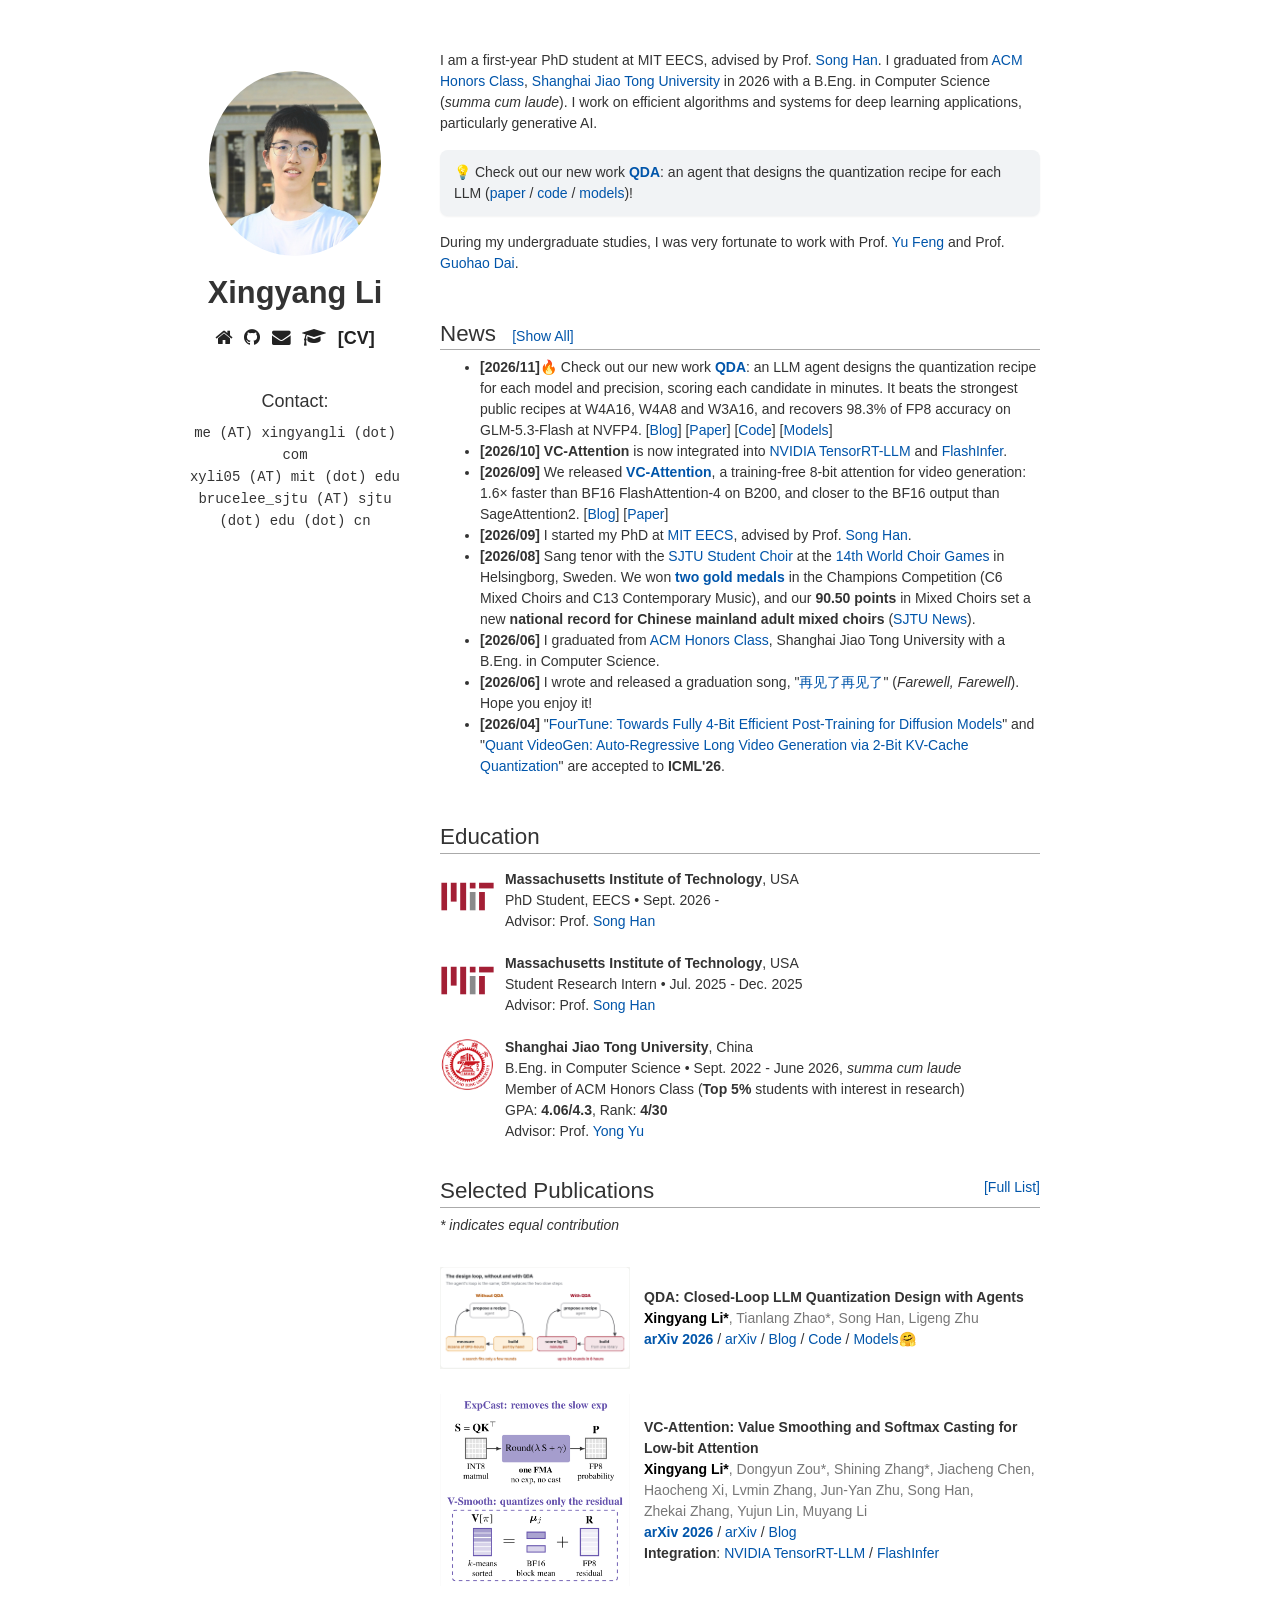
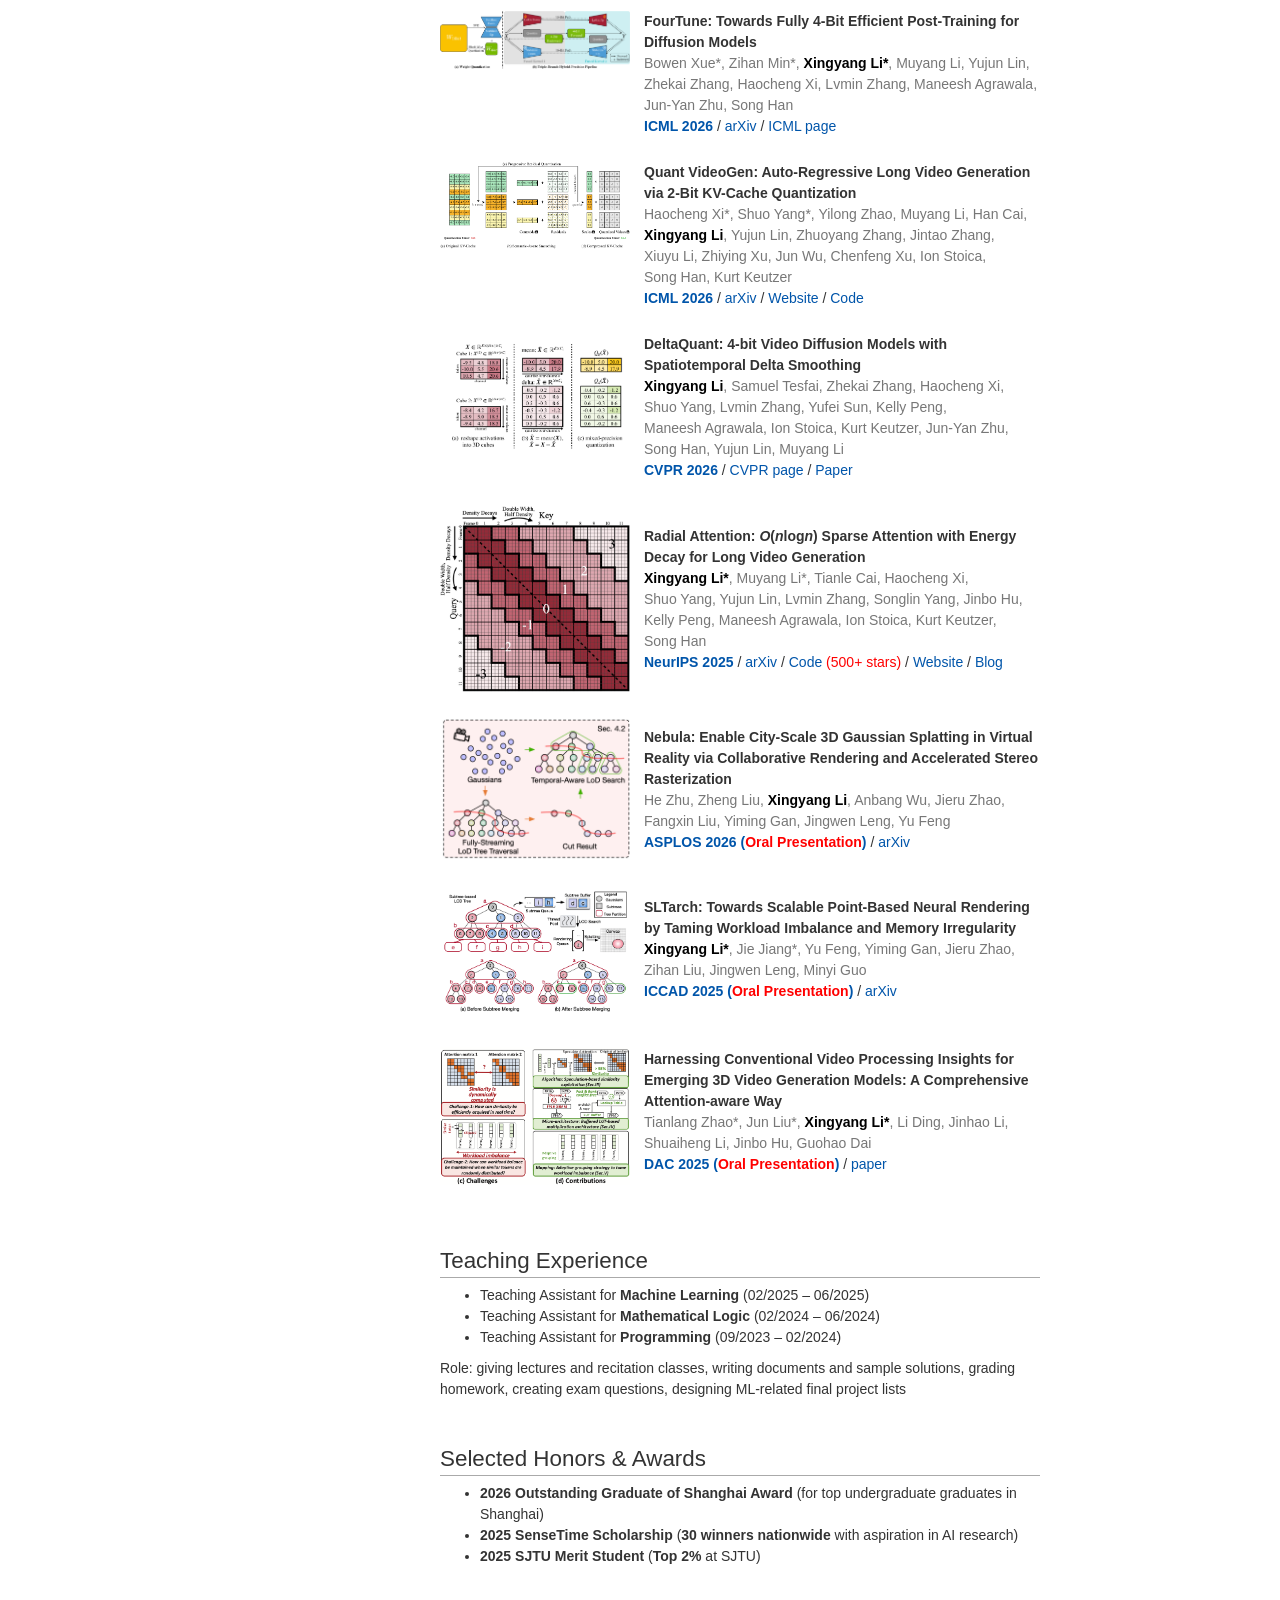
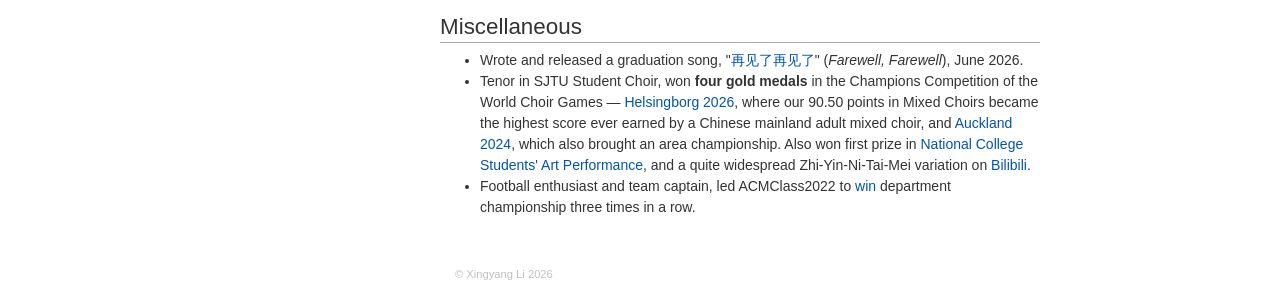
<file: index.html>
<!doctype html>
<html>
  <head>
    <!-- Global Site Tag (gtag.js) - Google Analytics -->
    <script async src="https://www.googletagmanager.com/gtag/js?id=UA-106869316-1"></script>
    <script>
      window.dataLayer = window.dataLayer || [];
      function gtag(){dataLayer.push(arguments)};
      gtag('js', new Date());

      gtag('config', 'UA-106869316-1');
    </script>

    <!-- Disable cache -->
    <meta http-equiv='cache-control' content='no-cache'> 
    <meta http-equiv='expires' content='0'> 
    <meta http-equiv='pragma' content='no-cache'>

    <meta charset="utf-8">
    <meta http-equiv="X-UA-Compatible" content="chrome=1">
    <title>Xingyang Li's Homepage</title>
    <link rel="canonical" href="https://xingyangli.com/">

    <link rel="icon" type="image/png" href="./images/ACMClass.png">
    <link rel="stylesheet" href="stylesheets/styles.css">
    <link rel="stylesheet" href="stylesheets/pygment_trac.css">
    <link rel="stylesheet" href="stylesheets/bootstrap.min.css">
    <link rel="stylesheet" href="stylesheets/font-awesome.min.css">

    <link rel="stylesheet" href="stylesheets/special.css">
    <style>
      /* Match https://www.linji.me typography and spacing */
      body {
        font-family: "lucida grande", "lucida sans unicode", lucida, "Helvetica Neue", Helvetica, Arial, sans-serif !important;
        font-size: 14px !important;
        line-height: 1.5 !important;
        padding: 50px !important;
      }

      h1 {
        font-family: "lucida grande", "lucida sans unicode", lucida, "Helvetica Neue", Helvetica, Arial, sans-serif !important;
        font-size: 250% !important;
      }

      h2 {
        font-size: 160% !important;
      }

      h3 {
        font-size: 110% !important;
      }

      .wrapper {
        width: 800px !important;
        max-width: none !important;
        margin: 0 auto !important;
      }

      header {
        width: 230px !important;
        float: left !important;
        position: fixed !important;
        transform: translateX(-60px) !important;
        padding-right: 0 !important;
      }

      section {
        width: 600px !important;
        float: right !important;
        box-sizing: border-box !important;
        padding-left: 0 !important;
        margin-left: 0 !important;
      }

      @media print, screen and (max-width: 1100px) {
        div.wrapper {
          width: auto !important;
          max-width: 760px !important;
          margin: 0 auto !important;
        }

        header,
        section,
        footer {
          float: none !important;
          position: static !important;
          width: 100% !important;
          max-width: 760px !important;
          margin-left: auto !important;
          margin-right: auto !important;
        }

        header {
          transform: none !important;
          padding-right: 0 !important;
          text-align: center !important;
          margin-bottom: 20px !important;
        }

        header h1,
        header h4,
        header p,
        header div {
          text-align: center !important;
        }

        header .image.avatar {
          display: block !important;
          margin: 0 auto 16px auto !important;
        }

        header .image.avatar img {
          display: block !important;
          width: 180px !important;
          max-width: 55vw !important;
          margin: 0 auto !important;
        }

        section {
          padding-left: 0 !important;
          margin: 0 !important;
        }
      }

      @media print, screen and (max-width: 480px) {
        body {
          padding: 15px !important;
        }
      }
    </style>


    <meta name="viewport" content="width=device-width">
    
    <!--[if lt IE 9]>
    <script src="//html5shiv.googlecode.com/svn/trunk/html5.js"></script>
    <![endif]-->

  </head>

  <body>
    <div class="wrapper">
      <header>
        <br />
        <div align="center">
            <span class="image avatar" >
    		  <img src="images/self-202509.jpg" ></img>
            </span>
        </div>
        <h1><b>Xingyang Li</b></h1>

        <p>
            <a href="https://xingyangli.com"><font color="#222"><i class="fa fa-home fa-lg"></i></font></a> &nbsp
            <a href="https://github.com/radioheading"><font color="#222"><i class="fa fa-github fa-lg"></i> </font></a> &nbsp
            <a href="mailto:me@xingyangli.com"><font color="#222"><i class="fa fa-envelope fa-lg"></i> </font></a> &nbsp
            <a href="https://scholar.google.com/citations?user=BbEZr2gAAAAJ&hl=en"><font color="#222"><i class="fa fa-graduation-cap fa-lg"></i> </font></a> &nbsp
            <a href="files/xingyangli_CV.pdf"><font color="#222" style="font-size: 18px; vertical-align: middle;"><b>[CV]</b></font></a>
        </p>
        <br />

        <h4>Contact:</h4>
        <p>
            <div><font face="courier">me (AT) xingyangli (dot) com </font> </div>
            <div><font face="courier">xyli05 (AT) mit (dot) edu </font> </div>
            <div><font face="courier">brucelee_sjtu (AT) sjtu (dot) edu (dot) cn </font> </div>
        </p>

        
      </header>


      <section class="outer">
      		<!-- About Me -->
      		<section  id="about">
	    	    <!-- <h2>About Me</h2> -->
                    <p>I am a first-year PhD student at MIT EECS, advised by Prof. <a href="https://songhan.mit.edu/">Song Han</a>. I graduated from <a href="https://acm.sjtu.edu.cn">ACM Honors Class</a>, <a href="https://www.sjtu.edu.cn/">Shanghai Jiao Tong University</a> in 2026 with a B.Eng. in Computer Science (<i>summa cum laude</i>). I work on efficient algorithms and systems for deep learning applications, particularly generative AI.</p>

                    <div class="callout"><span>💡 Check out our new work <a href="https://mit-han-lab.github.io/qda-blog/"><b>QDA</b></a>: an agent that designs the quantization recipe for each LLM (<a href="https://arxiv.org/abs/2611.23388">paper</a> / <a href="https://github.com/humanfia/qda">code</a>&nbsp;/ <a href="https://huggingface.co/qda-lab">models</a>)!</span></div>

	    			<p>During my undergraduate studies, I was very fortunate to work with Prof. <a href="https://yufenguofr.github.io">Yu Feng</a> and Prof. <a href="https://dai.sjtu.edu.cn/pepledetail.html?id=218">Guohao Dai</a>.</p>

				</section>

            <!-- News -->
            <section id="news">
                <h2>News
                    <span id="news-toggle" style="cursor: pointer; font-size: 14px; color: #0055AA; margin-left: 10px;">[Show All]</span>
                </h2>
                <ul id="news-list">
                    <li><b>[2026/11]</b>🔥 Check out our new work <a href="https://mit-han-lab.github.io/qda-blog/"><b>QDA</b></a>: an LLM agent designs the quantization recipe for each model and precision, scoring each candidate in minutes. It beats the strongest public recipes at W4A16, W4A8 and W3A16, and recovers 98.3% of FP8 accuracy on GLM-5.3-Flash at NVFP4. [<a href="https://mit-han-lab.github.io/qda-blog/">Blog</a>] [<a href="https://arxiv.org/abs/2611.23388">Paper</a>] [<a href="https://github.com/humanfia/qda">Code</a>] [<a href="https://huggingface.co/qda-lab">Models</a>]</li>
                    <li><b>[2026/10]</b> <b>VC-Attention</b> is now integrated into <a href="https://github.com/NVIDIA/TensorRT-LLM/pull/20068">NVIDIA TensorRT-LLM</a> and <a href="https://github.com/flashinfer-ai/flashinfer/pull/6306">FlashInfer</a>.</li>
                    <li><b>[2026/09]</b> We released <a href="https://www.nunchux.ai/blog/attention-is-the-video-bottleneck"><b>VC-Attention</b></a>, a training-free 8-bit attention for video generation: 1.6&times; faster than BF16 FlashAttention-4 on B200, and closer to the BF16 output than SageAttention2. [<a href="https://www.nunchux.ai/blog/attention-is-the-video-bottleneck">Blog</a>] [<a href="https://arxiv.org/abs/2609.15810">Paper</a>]</li>
                    <li><b>[2026/09]</b> I started my PhD at <a href="https://www.eecs.mit.edu/">MIT EECS</a>, advised by Prof. <a href="https://songhan.mit.edu/">Song Han</a>.</li>
                    <li><b>[2026/08]</b> Sang tenor with the <a href="https://en.sjtu.edu.cn/">SJTU Student Choir</a> at the <a href="https://www.interkultur.com/events/world-choir-games/helsingborg-2026/">14th World Choir Games</a> in Helsingborg, Sweden. We won <a href="images/helsingborg2026.jpg"><b>two gold medals</b></a> in the Champions Competition (C6 Mixed Choirs and C13 Contemporary Music), and our <b>90.50 points</b> in Mixed Choirs set a new <b>national record for Chinese mainland adult mixed choirs</b> (<a href="https://mp.weixin.qq.com/s/PToCTYjrX6-wuNe_fTfdWA">SJTU News</a>).</li>
                    <li><b>[2026/06]</b> I graduated from <a href="https://acm.sjtu.edu.cn">ACM Honors Class</a>, Shanghai Jiao Tong University with a B.Eng. in Computer Science.</li>
                    <li><b>[2026/06]</b> I wrote and released a graduation song, "<a href="https://163cn.tv/baG4St07">再见了再见了</a>" (<i>Farewell, Farewell</i>). Hope you enjoy it!</li>
                    <li><b>[2026/04]</b> "<a href="https://arxiv.org/abs/2607.05711">FourTune: Towards Fully 4-Bit Efficient Post-Training for Diffusion Models</a>" and "<a href="https://arxiv.org/abs/2602.02958">Quant VideoGen: Auto-Regressive Long Video Generation via 2-Bit KV-Cache Quantization</a>" are accepted to <b>ICML'26</b>.</li>
                    <li class="news-hidden" style="display: none;"><b>[2025/11]</b> "<a href="https://arxiv.org/abs/2512.20495">Nebula: Enable City-Scale 3D Gaussian Splatting in Virtual Reality via Collaborative Rendering and Accelerated Stereo Rasterization</a>" is accepted to <b>ASPLOS'26</b> as an oral presentation.</li>
                    <li class="news-hidden" style="display: none;"><b>[2025/10]</b> I gave a <a href="images/HarvardTalk.jpg">talk about sparse attention and quantization algorithms for diffusion models</a> at Harvard SEAS, hosted by Prof. <a href="https://junchengyang.com">Juncheng Yang</a>.</li>
                    <li class="news-hidden" style="display: none;"><b>[2025/09]</b> "<a href="https://arxiv.org/abs/2506.19852">Radial Attention: <i>O</i>(<i>n</i>log<i>n</i>) Sparse Attention with Energy Decay for Long Video Generation</a>" is accepted to <b>NeurIPS'25</b>.</li>
                    <li class="news-hidden" style="display: none;"><b>[2025/09]</b> I gave a <a href="images/UWTalk.jpg">talk about Radial Attention and Nunchaku</a> at UW Systems Lab, hosted by Prof. <a href="https://homes.cs.washington.edu/~baris/">Baris Kasikci</a>.</li>
                    <li class="news-hidden" style="display: none;"><b>[2025/07]</b> I started my on-site research internship at <a href="https://hanlab.mit.edu/">MIT HAN Lab</a> in <a href="https://mit.edu/">MIT</a>. Feel free to reach out!</li>
                    <li class="news-hidden" style="display: none;"><b>[2025/07]</b> "<a href="https://arxiv.org/abs/2507.21499">SLTarch: Towards Scalable Point-Based Neural Rendering by Taming Workload Imbalance and Memory Irregularity</a>" is accepted to <b>ICCAD'25</b>.</li>
                    <li class="news-hidden" style="display: none;"><b>[2025/04]</b> "Our final paper of the course Computer Vision <a href="https://arxiv.org/abs/2501.15058">KETA: Kinematic-Phrases-Enhanced Text-to-Motion Generation via Fine-grained Alignment</a>" is accepted to <b>IJCNN'25</b>.</li>
                    <li class="news-hidden" style="display: none;"><b>[2025/02]</b> "<a href="https://dai.sjtu.edu.cn/my_file/pdf/64e0dc2d-66d6-46b6-9ea1-99c90e1cf293.pdf">Harnessing Conventional Video Processing Insights for Emerging 3D Video Generation Models: A Comprehensive Attention-aware Way</a>" is accepted to <b>DAC'25</b>.</li>
                    <li class="news-hidden" style="display: none;"><b>[2025/02]</b> I became the teaching assistant of the course <b>Machine Learning</b> (CS3308@SJTU, 2025 Spring), taught by Prof. Weinan Zhang.</li>
                    <li class="news-hidden" style="display: none;"><b>[2024/07]</b> Sang with SJTU Student Choir in <b>World Choir Games 2024</b> in Auckland, New Zealand. We earned <b>two gold medals</b> and one area championship!</li>
                    <li class="news-hidden" style="display: none;"><b>[2024/02]</b> I became the teaching assistant of the course <b>Mathematical Logic</b> (CS2950@SJTU, 2024 Spring), taught by Prof. Qiang Yin.</li>
                    <li class="news-hidden" style="display: none;"><b>[2023/09]</b> I became the teaching assistant of the course <b>Programming</b> (CS1953@SJTU, 2023 Fall).</li>
                    <li class="news-hidden" style="display: none;"><b>[2022/08]</b> I was admitted to <b>ACM Honors Class</b>, Zhiyuan College, Shanghai Jiao Tong University.</li>
                </ul>
            </section>
			
			<!-- Education -->
			<section  id="education">
	            <h2>Education</h2>
	            <div class="media">
                    <table width="100%" align="center" border="0">
                        <span class="pull-left"><img src="./images/mit.png" width="55px" height="55px"/></span>
                        <div class="media-body">
                            <div><span style="font-weight: bold">Massachusetts Institute of Technology</span>, USA </div>
                            <div>PhD Student, EECS &bull; Sept. 2026 - </div>
                            <div>Advisor: Prof. <a href="https://songhan.mit.edu/">Song Han</a></div>
                        </div>
                    </table>
                    <br>
                    <table width="100%" align="center" border="0">
    	                <span class="pull-left"><img src="./images/mit.png" width="55px" height="55px"/></span>
                        <div class="media-body">
                            <div><span style="font-weight: bold">Massachusetts Institute of Technology</span>, USA </div>
                            <div>Student Research Intern &bull; Jul. 2025 - Dec. 2025 </div>
                            <div>Advisor: Prof. <a href="https://songhan.mit.edu/">Song Han</a></div>
                        </div>
                    </table>
                    <br>
                    <table width="100%" align="center" border="0">
    	                <span class="pull-left"><img src="./images/sjtu.png" width="55px" height="55px"/></span>
    	                <div class="media-body">
    	                    <div><span style="font-weight: bold">Shanghai Jiao Tong University</span>, China </div>
    	                    <div>B.Eng. in Computer Science &bull; Sept. 2022 - June 2026, <i>summa cum laude</i></div>
                            <div>Member of ACM Honors Class (<b>Top 5%</b> students with interest in research)</div>
                            <div>GPA: <b>4.06/4.3</b>, Rank: <b>4/30</b></div>
                            <div>Advisor: Prof. <a href="https://apex.sjtu.edu.cn/members/yyu">Yong Yu</a></div>
    	                </div>
                    </table>
	            </div>
        	</section>
			
            <!-- Research -->
            <section  id="research">
	            <h2>Selected Publications <span style="float:right; font-size: 14px;"><a href="https://scholar.google.com/citations?user=BbEZr2gAAAAJ&hl=en">[Full List]</a></span></h2>
                <p><i>* indicates equal contribution</i></p>

                <br>  <!--some padding-->

                <!-- QDA -->
                <section class="pub">
                    <table width="100%" align="center" border="0">
                        <tr>
                            <td width="34%" valign="top">
                                <a href="https://mit-han-lab.github.io/qda-blog/" class="image"><img src="images/qda-design-loop.png" width="93%" alt="QDA design loop"></a>
                            </td>
                            <td width="66%" align="center">
                                <div class="title">QDA: Closed-Loop LLM Quantization Design with Agents</div>
                                <div class="authors">
                                  <span class="me">Xingyang Li*</span>,
                                  <span class="author">Tianlang Zhao*</span>,
                                  <span class="author">Song Han</span>,
                                  <span class="author">Ligeng Zhu</span>
                                </div>
                                <div>
                                    <span class="tag"><b>arXiv 2026</b></span> /
                                    <span class="tag"><a href="https://arxiv.org/abs/2611.23388">arXiv</a></span> /
                                    <span class="tag"><a href="https://mit-han-lab.github.io/qda-blog/">Blog</a></span> /
                                    <span class="tag"><a href="https://github.com/humanfia/qda">Code</a></span> /
                                    <span class="tag"><a href="https://huggingface.co/qda-lab">Models🤗</a></span>
                                </div>
                            </td>
                        </tr>
                    </table>
                </section>

                <!-- VC-Attention -->
                <section class="pub">
                    <table width="100%" align="center" border="0">
                        <tr>
                            <td width="34%" valign="top">
                                <a href="https://arxiv.org/abs/2609.15810" class="image"><img src="images/vc-attention-overview.png" width="93%" alt="VC-Attention overview"></a>
                            </td>
                            <td width="66%" align="center">
                                <div class="title">VC-Attention: Value Smoothing and Softmax Casting for Low-bit Attention</div>
                                <div class="authors">
                                  <span class="me">Xingyang Li*</span>,
                                  <span class="author">Dongyun Zou*</span>,
                                  <span class="author">Shining Zhang*</span>,
                                  <span class="author">Jiacheng Chen</span>,
                                  <span class="author">Haocheng Xi</span>,
                                  <span class="author">Lvmin Zhang</span>,
                                  <span class="author">Jun-Yan Zhu</span>,
                                  <span class="author">Song Han</span>,
                                  <span class="author">Zhekai Zhang</span>,
                                  <span class="author">Yujun Lin</span>,
                                  <span class="author">Muyang Li</span>
                                </div>
                                <div>
                                    <span class="tag"><b>arXiv 2026</b></span> /
                                    <span class="tag"><a href="https://arxiv.org/abs/2609.15810">arXiv</a></span> /
                                    <span class="tag"><a href="https://www.nunchux.ai/blog/attention-is-the-video-bottleneck">Blog</a></span>
                                </div>
                                <div>
                                    <b>Integration</b>:
                                    <a href="https://github.com/NVIDIA/TensorRT-LLM/pull/20068">NVIDIA TensorRT-LLM</a> /
                                    <a href="https://github.com/flashinfer-ai/flashinfer/pull/6306">FlashInfer</a>
                                </div>
                            </td>
                        </tr>
                    </table>
                </section>

                <!-- FourTune -->
                <section class="pub">
                    <table width="100%" align="center" border="0">
                        <tr>
                            <td width="34%" valign="top">
                                <a href="https://arxiv.org/abs/2607.05711" class="image"><img src="images/fourtune-fig1.png" width="93%" alt="FourTune Figure 1"></a>
                            </td>
                            <td width="66%" align="center">
                                <div class="title">FourTune: Towards Fully 4-Bit Efficient Post-Training for Diffusion Models</div>
                                <div class="authors">
                                  <span class="author">Bowen Xue*</span>,
                                  <span class="author">Zihan Min*</span>,
                                  <span class="me">Xingyang Li*</span>,
                                  <span class="author">Muyang Li</span>,
                                  <span class="author">Yujun Lin</span>,
                                  <span class="author">Zhekai Zhang</span>,
                                  <span class="author">Haocheng Xi</span>,
                                  <span class="author">Lvmin Zhang</span>,
                                  <span class="author">Maneesh Agrawala</span>,
                                  <span class="author">Jun-Yan Zhu</span>,
                                  <span class="author">Song Han</span>
                                </div>
                                <div>
                                    <span class="tag"><b>ICML 2026</b></span> /
                                    <span class="tag"><a href="https://arxiv.org/abs/2607.05711">arXiv</a></span> /
                                    <span class="tag"><a href="https://icml.cc/virtual/2026/poster/64004">ICML page</a></span>
                                </div>
                            </td>
                        </tr>
                    </table>
                </section>

                <!-- Quant VideoGen -->
                <section class="pub">
                    <table width="100%" align="center" border="0">
                        <tr>
                            <td width="34%" valign="top">
                                <a href="https://arxiv.org/abs/2602.02958" class="image"><img src="images/quant-videogen-fig4.png" width="93%" alt="Quant VideoGen Figure 4"></a>
                            </td>
                            <td width="66%" align="center">
                                <div class="title">Quant VideoGen: Auto-Regressive Long Video Generation via 2-Bit KV-Cache Quantization</div>
                                <div class="authors">
                                  <span class="author">Haocheng Xi*</span>,
                                  <span class="author">Shuo Yang*</span>,
                                  <span class="author">Yilong Zhao</span>,
                                  <span class="author">Muyang Li</span>,
                                  <span class="author">Han Cai</span>,
                                  <span class="me">Xingyang Li</span>,
                                  <span class="author">Yujun Lin</span>,
                                  <span class="author">Zhuoyang Zhang</span>,
                                  <span class="author">Jintao Zhang</span>,
                                  <span class="author">Xiuyu Li</span>,
                                  <span class="author">Zhiying Xu</span>,
                                  <span class="author">Jun Wu</span>,
                                  <span class="author">Chenfeng Xu</span>,
                                  <span class="author">Ion Stoica</span>,
                                  <span class="author">Song Han</span>,
                                  <span class="author">Kurt Keutzer</span>
                                </div>
                                <div>
                                    <span class="tag"><b>ICML 2026</b></span> /
                                    <span class="tag"><a href="https://arxiv.org/abs/2602.02958">arXiv</a></span> /
                                    <span class="tag"><a href="https://svg-project.github.io/qvg">Website</a></span> /
                                    <span class="tag"><a href="https://github.com/svg-project/Quant-VideoGen">Code</a></span>
                                </div>
                            </td>
                        </tr>
                    </table>
                </section>

                <!-- DeltaQuant -->
                <section class="pub">
                    <table width="100%" align="center" border="0">
                        <tr>
                            <td width="34%" valign="top">
                                <a href="https://openaccess.thecvf.com/content/CVPR2026/papers/Li_DeltaQuant_4-bit_Video_Diffusion_Models_with_Spatiotemporal_Delta_Smoothing_CVPR_2026_paper.pdf" class="image"><img src="images/deltaquant-fig1.png" width="93%" alt="DeltaQuant Figure 1"></a>
                            </td>
                            <td width="66%" align="center">
                                <div class="title">DeltaQuant: 4-bit Video Diffusion Models with Spatiotemporal Delta Smoothing</div>
                                <div class="authors">
                                  <span class="me">Xingyang Li</span>,
                                  <span class="author">Samuel Tesfai</span>,
                                  <span class="author">Zhekai Zhang</span>,
                                  <span class="author">Haocheng Xi</span>,
                                  <span class="author">Shuo Yang</span>,
                                  <span class="author">Lvmin Zhang</span>,
                                  <span class="author">Yufei Sun</span>,
                                  <span class="author">Kelly Peng</span>,
                                  <span class="author">Maneesh Agrawala</span>,
                                  <span class="author">Ion Stoica</span>,
                                  <span class="author">Kurt Keutzer</span>,
                                  <span class="author">Jun-Yan Zhu</span>,
                                  <span class="author">Song Han</span>,
                                  <span class="author">Yujun Lin</span>,
                                  <span class="author">Muyang Li</span>
                                </div>
                                <div>
                                    <span class="tag"><b>CVPR 2026</b></span> /
                                    <span class="tag"><a href="https://cvpr.thecvf.com/virtual/2026/poster/36475">CVPR page</a></span> /
                                    <span class="tag"><a href="https://openaccess.thecvf.com/content/CVPR2026/papers/Li_DeltaQuant_4-bit_Video_Diffusion_Models_with_Spatiotemporal_Delta_Smoothing_CVPR_2026_paper.pdf">Paper</a></span>
                                </div>
                            </td>
                        </tr>
                    </table>
                </section>

                <!-- Radial Attention -->
                <section class="pub">
                    <table width="100%" align="center" border="0">
                        <tr>
                            <td width="34%" valign="top">
                                <a href="https://hanlab.mit.edu/projects/radial-attention" class="image"><img src="images/radial-attention.jpg" width="93%" alt="Radial Attention"></a>
                            </td>
                            <td width="66%" align="center">
                                <div class="title">Radial Attention: <i>O</i>(<i>n</i>log<i>n</i>) Sparse Attention with Energy Decay for Long Video Generation</div>
                                <div class="authors">
                                  <span class="me">Xingyang Li*</span>,
                                  <span class="author">Muyang Li*</span>,
                                  <span class="author">Tianle Cai</span>,
                                  <span class="author">Haocheng Xi</span>,
                                  <span class="author">Shuo Yang</span>,
                                  <span class="author">Yujun Lin</span>,
                                  <span class="author">Lvmin Zhang</span>,
                                  <span class="author">Songlin Yang</span>,
                                  <span class="author">Jinbo Hu</span>,
                                  <span class="author">Kelly Peng</span>,
                                  <span class="author">Maneesh Agrawala</span>,
                                  <span class="author">Ion Stoica</span>,
                                  <span class="author">Kurt Keutzer</span>,
                                  <span class="author">Song Han</span>
                                </div>
                                <div>
                                    <span class="tag"><b>NeurIPS 2025</b></span> /
                                    <span class="tag"><a href="https://arxiv.org/abs/2506.19852">arXiv</a></span> /
                                    <span class="tag"><a href="https://github.com/mit-han-lab/radial-attention">Code</a> <span style="color: red;">(500+ stars)</span></span> /
                                    <span class="tag"><a href="https://hanlab.mit.edu/projects/radial-attention">Website</a></span> /
                                    <span class="tag"><a href="https://hanlab.mit.edu/blog/radial-attention">Blog</a></span>
                                </div>
                            </td>
                        </tr>
                    </table>
                </section>

                <!-- nebula -->
                <section class="pub">
                    <table width="100%" align="center" border="0">
                        <tr>
                            <td width="34%" valign="top">
                                <img src="images/nebula.png" width="93%" alt="Nebula">
                            </td>
                            <td width="66%" align="center">
                                <div class="title">Nebula: Enable City-Scale 3D Gaussian Splatting in Virtual Reality via Collaborative Rendering and Accelerated Stereo Rasterization</div>
                                <div class="authors">
                                  <span class="author">He Zhu</span>,
                                  <span class="author">Zheng Liu</span>,
                                  <span class="me">Xingyang Li</span>,
                                  <span class="author">Anbang Wu</span>,
                                  <span class="author">Jieru Zhao</span>,
                                  <span class="author">Fangxin Liu</span>,
                                  <span class="author">Yiming Gan</span>,
                                  <span class="author">Jingwen Leng</span>,
                                  <span class="author">Yu Feng</span>
                                </div>
                                <div>
                                    <span class="tag"><b>ASPLOS 2026 (<span style="color: red;">Oral Presentation</span>)</b></span> /
                                    <span class="tag"><a href="https://arxiv.org/abs/2512.20495">arXiv</a></span>
                                </div>
                            </td>
                        </tr>
                    </table>
                </section>

                <!-- SLTarch -->
                <section class="pub">
                    <table width="100%" align="center" border="0">
                        <tr>
                            <td width="34%" valign="top">
                                <a href="https://arxiv.org/abs/2507.21499" class="image"><img src="images/SLTarch_combined.png" width="93%" alt="SLTarch"></a>
                            </td>
                            <td width="66%" align="center">
                                <div class="title">SLTarch: Towards Scalable Point-Based Neural Rendering by Taming Workload Imbalance and Memory Irregularity</div>
                                <div class="authors">
                                  <span class="me">Xingyang Li*</span>,
                                  <span class="author">Jie Jiang*</span>,
                                  <span class="author">Yu Feng</span>,
                                  <span class="author">Yiming Gan</span>,
                                  <span class="author">Jieru Zhao</span>,
                                  <span class="author">Zihan Liu</span>,
                                  <span class="author">Jingwen Leng</span>,
                                  <span class="author">Minyi Guo</span>
                                </div>
                                <div>
                                    <span class="tag"><b>ICCAD 2025 (<span style="color: red;">Oral Presentation</span>)</b></span> /
                                    <span class="tag"><a href="https://arxiv.org/abs/2507.21499">arXiv</a></span>
                                </div>
                            </td>
                        </tr>
                    </table>
                </section>

                <!-- DAC Paper -->
                <section class="pub">
                    <table width="100%" align="center" border="0">
                        <tr>
                            <td width="34%" valign="top">
                                <a href="https://dai.sjtu.edu.cn/my_file/pdf/64e0dc2d-66d6-46b6-9ea1-99c90e1cf293.pdf" class="image"><img src="images/harness.png" width="93%" alt="Harnessing Conventional Video Processing"></a>
                            </td>
                            <td width="66%" align="center">
                                <div class="title">Harnessing Conventional Video Processing Insights for Emerging 3D Video Generation Models: A Comprehensive Attention-aware Way</div>
                                <div class="authors">
                                  <span class="author">Tianlang Zhao*</span>,
                                  <span class="author">Jun Liu*</span>,
                                  <span class="me">Xingyang Li*</span>,
                                  <span class="author">Li Ding</span>,
                                  <span class="author">Jinhao Li</span>,
                                  <span class="author">Shuaiheng Li</span>,
                                  <span class="author">Jinbo Hu</span>,
                                  <span class="author">Guohao Dai</span>
                                </div>
                                <div>
                                    <span class="tag"><b>DAC 2025 (<span style="color: red;">Oral Presentation</span>)</b></span> /
                                    <span class="tag"><a href="https://dl.acm.org/doi/10.1109/DAC63849.2025.11132992">paper</a></span>
                                </div>
                            </td>
                        </tr>
                    </table>
                </section>


            </section>

            <!-- Academic Service -->
            <section  id="work">
                <h2>Teaching Experience</h2>
                <ul>
                    <li>Teaching Assistant for <b>Machine Learning</b> (02/2025 – 06/2025)</li>
                    <li>Teaching Assistant for <b>Mathematical Logic</b> (02/2024 – 06/2024)</li>
                    <li>Teaching Assistant for <b>Programming</b> (09/2023 – 02/2024)</li>
                </ul>
                <p>Role: giving lectures and recitation classes, writing documents and sample solutions, grading homework, creating exam questions, designing ML-related final project lists</p>
            </section>

            <!-- Honors -->
            <section  id="honors">
                <h2>Selected Honors &amp; Awards</h2>
                <ul>
                    <li><b>2026</b> <b>Outstanding Graduate of Shanghai Award</b> (for top undergraduate graduates in Shanghai)</li>
                    <li><b>2025</b> <b>SenseTime Scholarship</b> (<b>30 winners nationwide</b> with aspiration in AI research)</li>
                    <li><b>2025</b> <b>SJTU Merit Student</b> (<b>Top 2%</b> at SJTU)</li>
                </ul>
            </section>

            <!-- Miscellaneous -->
            <section id="miscellaneous">
                <h2>Miscellaneous</h2>
                <ul>
                    <li>Wrote and released a graduation song, "<a href="https://163cn.tv/baG4St07">再见了再见了</a>" (<i>Farewell, Farewell</i>), June 2026.</li>
                    <li>Tenor in SJTU Student Choir, won <b>four gold medals</b> in the Champions Competition of the World Choir Games &mdash; <a href="images/helsingborg2026.jpg">Helsingborg 2026</a>, where our 90.50 points in Mixed Choirs became the highest score ever earned by a Chinese mainland adult mixed choir, and <a href="images/aukland.jpg">Auckland 2024</a>, which also brought an area championship. Also won first prize in <a href="images/xiangyang.jpg">National College Students' Art Performance</a>, and a quite widespread Zhi-Yin-Ni-Tai-Mei variation on <a href="https://www.bilibili.com/video/BV1Dd4y1s73X/?spm_id_from=333.337.search-card.all.click">Bilibili</a>.</li>
                    <li>Football enthusiast and team captain, led ACMClass2022 to <a href="images/2024ASF.jpg">win</a> department championship three times in a row.</li>
                </ul>
            </section>


        </section>

        <section id="footer">
			<div class="container">
				<ul class="copyright">
					<li>&copy; Xingyang Li 2026</li>
				</ul>
			</div>
		</section>
    <script src="javascripts/scale.fix.js"></script>

    <!-- News Toggle Script -->
    <script>
        document.addEventListener('DOMContentLoaded', function() {
            const toggle = document.getElementById('news-toggle');
            const hiddenItems = document.querySelectorAll('.news-hidden');
            let isExpanded = false;

            toggle.addEventListener('click', function() {
                if (isExpanded) {
                    hiddenItems.forEach(item => item.style.display = 'none');
                    toggle.textContent = '[Show All]';
                    isExpanded = false;
                } else {
                    hiddenItems.forEach(item => item.style.display = 'list-item');
                    toggle.textContent = '[Collapse]';
                    isExpanded = true;
                }
            });
        });
    </script>
  </body>
</html>
<!-- ALL CONTENT BELOW IS COMMENTED OUT (Ji Lin's old publications)

                AWQ
                <section class="pub">
                    <table width="100%" align="center" border="0">
                        <tr>
                            <td width="25%" valign="top">
                                <a href="https://arxiv.org/abs/2211.10438" class="image"><img src="images/awq.png" width="93%" alt=""></a>
                            </td>
                            <td width="75%" align="center">
                                <div class="title">AWQ: Activation-aware Weight Quantization for LLM Compression and Acceleration</div>
                                <div class="authors">
                                  <span class="me">Ji Lin*</span>,
                                  <span class="author">Jiaming Tang*</span>,
                                  <span class="author">Haotian Tang</span>,
                                  <span class="author">Shang Yang</span>,
                                  <span class="author">Xingyu Dang</span>,
                                  <span class="author">Song Han</span>,
                                </div>
                                <div>
                                    <span class="tag"><a href="https://arxiv.org/abs/2306.00978"><b>MLSys 2024</b></a></span> /
                                    <span class="tag"><a href="https://arxiv.org/abs/2306.00978">arXiv</a></span> /
                                    <span class="tag"><a href="https://github.com/mit-han-lab/llm-awq">Code</a></span> /
                                    <span class="tag"><a href="https://github.com/mit-han-lab/llm-awq/tree/main/tinychat">TinyChat🔥</a></span> 
                                </div>
                                <div>
                                    <b>Integration</b>: 
                                    <a href="https://github.com/NVIDIA/TensorRT-LLM#key-features">NVIDIA TRT-LLM</a> /
                                    <a href="https://github.com/intel/neural-compressor/blob/master/neural_compressor/adaptor/torch_utils/awq.py">Intel Neural Compressor</a> /
                                    <a href="https://github.com/vllm-project/vllm/blob/main/vllm/model_executor/quantization_utils/awq.py">vLLM</a> /
                                    <a href="https://github.com/lm-sys/FastChat/blob/main/docs/awq.md">FastChat</a> /
                                    <a href="https://github.com/huggingface/text-generation-inference/pull/1054">HuggingFace TGI</a> /
                                    <a href=https://github.com/InternLM/lmdeploy>LMDeploy</a> /
                                    <a href=https://friendli.ai/blog/Unlocking-Efficiency-of-Serving-LLMs-with-Activation-aware-Weight-Quantization-AWQ-on-PeriFlow/>FriendliAI</a>
                                </div>
                                <span class='highlight'><a href="https://mlsys.org/virtual/2024/awards_detail">Best Paper Award</a></span>
                            </td>
                        </tr>
                    </table>
                </section>

                <!-- SmoothQuant -->
                <!-- <section class="pub">
                    <table width="100%" align="center" border="0">
                        <tr>
                            <td width="25%" valign="top">
                                <a href="https://arxiv.org/abs/2211.10438" class="image"><img src="images/smoothquant.png" width="93%" alt=""></a>
                            </td>
                            <td width="75%" align="center">
                                <div class="title">SmoothQuant: Accurate and Efficient Post-Training Quantization for Large Language Models</div>
                                <div class="authors">
                                  <span class="author">Guangxuan Xiao*</span>,
                                  <span class="me">Ji Lin*</span>,
                                  <span class="author">Mickael Seznec</span>,
                                  <span class="author">Julien Demouth</span>,
                                  <span class="author">Song Han</span>,
                                </div>
                                <div>
                                    <span class="tag"><a href="https://arxiv.org/abs/2211.02048"><b>ICML 2023</b></a></span> /
                                    <span class="tag"><a href="https://arxiv.org/abs/2211.10438">arXiv</a></span> /
                                    <span class="tag"><a href="https://github.com/mit-han-lab/smoothquant">Code</a></span> /
                                    <span class="tag"><a href="https://github.com/NVIDIA/FasterTransformer/blob/main/docs/gpt_guide.md#supported-features">Faster Transformer Integration</a></span> /
                                    <span class="tag"><a href="https://github.com/intel/neural-compressor/blob/master/docs/source/smooth_quant.md">Intel Neural Compressor Integration</a></span>
                                </div>
                            </td>
                        </tr>
                    </table>
                </section> -->

                <!-- PokeEngine -->
                <!-- <section class="pub">
                    <table width="100%" align="center" border="0">
                        <tr>
                            <td width="25%" valign="top">
                                <a href="" class="image"><img src="images/pokeengine.png" width="80%" alt=""></a>
                            </td>
                            <td width="75%" align="center">
                                <div class="title">PockEngine: Sparse and Efficient Fine-tuning in a Pocket</div>
                                <div class="authors">
                                  <span class="author">Ligeng Zhu</span>,
                                  <span class="author">Lanxiang Hu</span>,
                                  <span class="me">Ji Lin</span>,
                                  <span class="author">Wei-Ming Chen</span>,
                                  <span class="author">Wei-Chen Wang</span>,
                                  <span class="author">Chuang Gan</span>,
                                  <span class="author">Song Han</span>,
                                </div>
                                <div>
                                    <span class="tag"><a href="https://arxiv.org/abs/2310.17752"><b>MICRO-56</b></a></span> /
                                    <span class="tag"><a href="https://arxiv.org/abs/2310.17752">arXiv</a></span>
                                </div>
                            </td>
                        </tr>
                    </table>
                </section> -->

                <!-- SIGE -->
                <!-- <section class="pub">
                    <table width="100%" align="center" border="0">
                        <tr>
                            <td width="25%" valign="top">
                                <a href="https://arxiv.org/abs/2211.02048" class="image"><img src="images/sige.png" width="95%" alt=""></a>
                            </td>
                            <td width="75%" align="center">
                                <div class="title">Efficient Spatially Sparse Inference for Conditional GANs and Diffusion Models</div>
                                <div class="authors">
                                  <span class="author">Muyang Li</span>,
                                  <span class="me">Ji Lin</span>,
                                  <span class="author">Chenlin Meng</span>,
                                  <span class="author">Stefano Ermon</span>,
                                  <span class="author">Song Han</span>,
                                  <span class="author">Jun-Yan Zhu</span>
                                </div>
                                <div>
                                    <span class="tag"><a href="https://arxiv.org/abs/2211.02048"><b>NeurIPS 2022</b></a></span> /
                                    <span class="tag"><a href="https://arxiv.org/abs/2211.02048">arXiv</a></span> /
                                    <span class="tag"><a href="https://www.cs.cmu.edu/%7Esige/">Project Page</a></span> /
                                    <span class="tag"><a href="https://github.com/lmxyy/sige">Code</a></span> /
                                    <span class="tag"><a href="https://youtu.be/rDPotGoPPkQ">Video</a></span> 
                                </div>
                            </td>
                        </tr>
                    </table>
                </section> -->

                <!-- 256kb -->
                <!-- <section class="pub">
                    <table width="100%" align="center" border="0">
                        <tr>
                            <td width="25%" valign="top">
                                <a href="https://arxiv.org/pdf/2206.15472.pdf" class="image"><img src="images/256kb.png" width="95%" alt=""></a>
                            </td>
                            <td width="75%" align="center">
                                <div class="title">On-Device Training Under 256KB Memory</div>
                                <div class="authors">
                                  <span class="me">Ji Lin*</span>,
                                  <span class="author">Ligeng Zhu*</span>,
                                  <span class="author">Wei-Ming Chen</span>,
                                  <span class="author">Wei-Chen Wang</span>,
                                  <span class="author">Chuang Gan</span>,
                                  <span class="author">Song Han</span>
                                </div>
                                <div>
                                    <span class="tag"><a href="https://arxiv.org/pdf/2206.15472.pdf"><b>NeurIPS 2022</b></a></span> /
                                    <span class="tag"><a href="https://arxiv.org/pdf/2206.15472.pdf">arXiv</a></span> /
                                    <span class="tag"><a href="https://tinytraining.mit.edu">Project Page</a></span> 
                                </div>
                                <div>
                                    <b>Press</b>:
                                    <span class="tag"><a href="https://news.mit.edu/2022/machine-learning-edge-microcontroller-1004">MIT News</a> (<a href="https://web.mit.edu/spotlight/learning-edge/">homepage spotlight</a>)</span>
                                </div>
                            </td>
                        </tr>
                    </table>
                </section>

                NeAug -->
                <!-- <section class="pub">
                    <table width="100%" align="center" border="0">
                        <tr>
                            <td width="25%" valign="top">
                                <a href="https://arxiv.org/pdf/2110.08890.pdf" class="image"><img src="images/netaug.png" width="85%" alt=""></a>
                            </td>
                            <td width="75%" align="center">
                                <div class="title">Network Augmentation for Tiny Deep Learning</div>
                                <div class="authors">
                                  <span class="author">Han Cai</span>,
                                  <span class="author">Chuang Gan</span>,
                                  <span class="me">Ji Lin</span>,
                                  <span class="author">Song Han</span>
                                </div>
                                <div>
                                    <span class="tag"><a href="https://arxiv.org/pdf/2110.08890.pdf"><b>NeurIPS 2021</b></a></span> /
                                    <span class="tag"><a href="https://arxiv.org/pdf/2110.08890.pdf">arXiv</a></span> /
                                    <span class="tag"><a href="https://github.com/mit-han-lab/tinyml/tree/master/netaug">Code</a></span> 
                                </div>
                            </td>
                        </tr>
                    </table>
                </section> -->

                <!-- MCUNetV2 -->
                <!-- <section class="pub">
                    <table width="100%" align="center" border="0">
                        <tr>
                            <td width="25%" valign="top">
                                <a href="https://arxiv.org/pdf/2110.15352.pdf" class="image"><img src="images/mcunetv2.gif" width="95%" alt=""></a>
                            </td>
                            <td width="75%" align="center">
                                <div class="title">MCUNetV2: Memory-Efficient Patch-based Inference for Tiny Deep Learning</div>
                                <div class="authors">
                                  <span class="me">Ji Lin</span>,
                                  <span class="author">Wei-Ming Chen</span>,
                                  <span class="author">Han Cai</span>,
                                  <span class="author">Chuang Gan</span>,
                                  <span class="author">Song Han</span>
                                </div>
                                <div>
                                    <span class="tag"><a href="https://arxiv.org/pdf/2110.15352.pdf"><b>NeurIPS 2021</b></a></span> /
                                    <span class="tag"><a href="https://arxiv.org/pdf/2110.15352.pdf">arXiv</a></span> /
                                    <span class="tag"><a href="https://mcunet.mit.edu/">Project Page</a></span> 
                                </div>
                                <div>
                                    <b>Press</b>:
                                    <span class="tag"><a href="https://news.mit.edu/2021/tiny-machine-learning-design-alleviates-bottleneck-memory-usage-iot-devices-1208">MIT News</a></span> / 
                                    <span class="tag"><a href="https://bdtechtalks.com/2022/01/17/mcunetv2-tinyml-deep-learning-microcontrollers/">TechTalks</a></span> /
                                    <span class="tag"><a href="https://thenextweb.com/news/tinyml-deep-learning-microcontrollers-syndication">TheNextWeb</a></span> /
                                    <span class="tag"><a href="https://analyticsindiamag.com/solving-the-memory-bottleneck-problem-of-tinyml/">AIM</a></span> /
                                    <span class="tag"><a href="https://techmonitor.ai/technology/ai-and-automation/tinyml-putting-ai-in-iot-chips-a-question-of-memory">TechMonitor</a></span>
                                </div>
                            </td>
                        </tr>
                    </table>
                </section> -->

                <!-- Anycost GAN -->
                <!-- <section class="pub">
                    <table width="100%" align="center" border="0">
                        <tr>
                            <td width="25%" valign="top">
                                <a href="https://arxiv.org/pdf/2103.03243.pdf" class="image"><img src="images/anycost_gan.jpg" width="95%" alt=""></a>
                            </td>
                            <td width="75%" align="center">
                                <div class="title">Anycost GANs for Interactive Image Synthesis and Editing</div>
                                <div class="authors">
                                  <span class="me">Ji Lin</span>,
                                  <span class="author">Richard Zhang</span>,
                                  <span class="author">Frieder Ganz</span>,
                                  <span class="author">Song Han</span>,
                                  <span class="author">Jun-Yan Zhu</span>
                                </div>
                                <div>
                                    <span class="tag"><a href="https://arxiv.org/pdf/2103.03243.pdf"><b>CVPR 2021</b></a></span> /
                                    <span class="tag"><a href="https://arxiv.org/pdf/2103.03243.pdf">arXiv</a></span> /
                                    <span class="tag"><a href="https://hanlab.mit.edu/projects/anycost-gan/">Project Page</a></span> /
                                    <span class="tag"><a href="https://github.com/mit-han-lab/anycost-gan">Code</a></span> /
                                    <span class="tag"><a href="https://www.youtube.com/watch?v=_yEziPl9AkM">Video</a></span> /
                                    <span class="tag"><a href="https://youtu.be/_yEziPl9AkM?t=90">Demo Video</a></span> /
                                    <span class="tag"><a href="https://colab.research.google.com/github/mit-han-lab/anycost-gan/blob/master/notebooks/intro_colab.ipynb">Colab Tutorial</a></span>
                                </div>
                            </td>
                        </tr>
                    </table>
                </section>

                
                MCUNet -->
                <!-- <section class="pub">
                    <table width="100%" align="center" border="0">
                        <tr>
                            <td width="25%" valign="top">
                                <a href="https://arxiv.org/pdf/2007.10319.pdf" class="image"><img src="images/mcunet.png" width="90%" alt=""></a>
                            </td>
                            <td width="75%" align="center">
                                <div class="title">MCUNet: Tiny Deep Learning on IoT Devices</div>
                                <div class="authors">
                                  <span class="me">Ji Lin</span>,
                                  <span class="author">Wei-Ming Chen</span>,
                                  <span class="author">Yujun Lin</span>,
                                  <span class="author">John Cohn</span>,
                                  <span class="author">Chuang Gan</span>,
                                  <span class="author">Song Han</span>
                                </div>
                                <div>
                                    <span class="tag"><b>NeurIPS 2020</b></span> /
                                    <span class="tag"><a href="https://arxiv.org/pdf/2007.10319.pdf">arXiv</a></span> /
                                    <span class="tag"><a href="https://mcunet.mit.edu">Project Page</a></span> /
                                    <span class="tag"><a href="https://mcunet.mit.edu">Code</a></span> /
                                    <span class="tag"><a href="https://www.youtube.com/watch?v=YvioBgtec4U&feature=youtu.be">Demo Video</a></span> 
                                </div>
                                <div>
                                    <b>Press</b>:
                                    <span class="tag"><a href="https://news.mit.edu/2020/iot-deep-learning-1113">MIT News</a> (<a href="http://web.mit.edu/archive/spotlight/deep-learning-tiny-places/">homepage spotlight</a>)</span> /
                                    <span class="tag"><a href="https://www.wired.com/story/ai-algorithms-slimming-fit-fridge/">WIRED</a></span> /
                                    <span class="tag"><a href="http://www.mittrchina.com/news/5866">MIT TR-China</a></span> /
                                    <span class="tag"><a href="https://www.ibm.com/blogs/research/2020/12/ai-microcontrollers-smarter-iot/">IBM</a></span> /
                                    <span class="tag"><a href="https://www.morningbrew.com/emerging-tech/stories/2020/12/07/researchers-figured-fit-ai-ever-onto-internet-things-microchips">Morning Brew</a></span> /
                                    <span class="tag"><a href="https://staceyoniot.com/researchers-take-a-3-pronged-approach-to-edge-ai/">Stacey on IoT</a></span> /
                                    <span class="tag"><a href="https://www.analyticsinsight.net/amalgamating-ml-and-iot-in-smart-home-devices/">Analytics Insight</a></span> /
                                    <span class="tag"><a href="https://techable.jp/archives/142462">Techable</a></span> /
                                    <span class="tag"><a href="https://tendencias21.levante-emv.com/el-aprendizaje-profundo-impulsa-el-internet-de-las-cosas.html">Tendencias</a></span>
                                </div>
                                <span class='highlight'>Spotlight Presentation</span>
                            </td>
                        </tr>
                    </table>
                </section>  (commented out MCUNet) -->

                <!-- DiffAug -->
                <!-- <section class="pub">
                    <table width="100%" align="center" border="0">
                        <tr>
                            <td width="25%" valign="top">
                                <a href="https://arxiv.org/pdf/2006.10738" class="image"><img src="images/diffaug.jpg" width="90%" alt=""></a>
                            </td>
                            <td width="75%" align="center">
                                <div class="title">Differentiable Augmentation for Data-Efficient GAN Training</div>
                                <div class="authors">
                                  <span class="author">Shengyu Zhao</span>,
                                  <span class="author">Zhijian Liu</span>,
                                  <span class="me">Ji Lin</span>,
                                  <span class="author">Jun-Yan Zhu</span>,
                                  <span class="author">Song Han</span>
                                </div>
                                <div>
                                    <span class="tag"><b>NeurIPS 2020</b></span> /
                                    <span class="tag"><a href="https://arxiv.org/pdf/2006.10738">arXiv</a></span> /
                                    <span class="tag"><a href="https://hanlab.mit.edu/projects/data-efficient-gans/">Project Page</a></span> /
                                    <span class="tag"><a href="https://github.com/mit-han-lab/data-efficient-gans">Code</a></span> /
                                    <span class="tag"><a href="https://hanlab.mit.edu/projects/data-efficient-gans/slides.pdf">Slides</a></span> /
                                    <span class="tag"><a href="https://colab.research.google.com/gist/zsyzzsoft/5fbb71b9bf9a3217576bebae5de46fc2/data-efficient-gans.ipynb">Colab Tutorial</a></span> 
                                </div>
                                <div>
                                    <b>Press</b>:
                                    <span class="tag"><a href="https://venturebeat.com/2020/06/24/mits-technique-trains-state-of-the-art-gans-with-less-data/">VentureBeat</a></span>
                                </div>
                            </td>
                        </tr>
                    </table>
                </section> -->

                <!-- GAN Compression -->
                <!-- <section class="pub">
                    <table width="100%" align="center" border="0">
                        <tr>
                            <td width="25%" valign="top">
                                <a href="https://arxiv.org/pdf/2003.08936.pdf" class="image"><img src="images/gan_compression.jpg" width="90%" alt=""></a>
                            </td>
                            <td width="75%" align="center">
                                <div class="title">GAN Compression: Efficient Architectures for Interactive Conditional GANs</div>
                                <div class="authors">
                                  <span class="author">Muyang Li</span>,
                                  <span class="me">Ji Lin</span>,
                                  <span class="author">Yaoyao Ding</span>,
                                  <span class="author">Zhijian Liu</span>,
                                  <span class="author">Jun-Yan Zhu</span>,
                                  <span class="author">Song Han</span>
                                </div>
                                <div>
                                    <span class="tag"><a href="https://openaccess.thecvf.com/content_CVPR_2020/papers/Li_GAN_Compression_Efficient_Architectures_for_Interactive_Conditional_GANs_CVPR_2020_paper.pdf"><b>CVPR 2020</b></a></span> /
                                    <span class="tag"><a href="https://arxiv.org/pdf/2003.08936.pdf">arXiv</a></span> /
                                    <span class="tag"><a href="https://hanlab.mit.edu/projects/gancompression/">Project Page</a></span> /
                                    <span class="tag"><a href="https://github.com/mit-han-lab/gan-compression">Code</a></span> /
                                    <span class="tag"><a href="https://youtu.be/IwFLVQj10DA">Video</a></span> /
                                    <span class="tag"><a href="https://www.youtube.com/playlist?list=PL80kAHvQbh-r5R8UmXhQK1ndqRvPNw_ex">Demo Video</a></span> /
                                    <span class="tag"><a href="https://hanlab.mit.edu/projects/gancompression/resources/546-slides.pdf">Slides</a></span>
                                </div>
                            </td>
                        </tr>
                    </table>
                </section> -->

                <!-- APQ -->
                <!-- <section class="pub">
                    <table width="100%" align="center" border="0">
                        <tr>
                            <td width="25%" valign="top">
                                <a href="https://arxiv.org/pdf/2006.08509.pdf" class="image"><img src="images/apq.png" width="85%" alt=""></a>
                            </td>
                            <td width="75%" align="center">
                                <div class="title">APQ: Joint Search for Network Architecture, Pruning and Quantization Policy</div>
                                <div class="authors">
                                  <span class="author">Tianzhe Wang</span>,
                                  <span class="author">Kuan Wang</span>,
                                  <span class="author">Han Cai</span>,
                                  <span class="me">Ji Lin</span>,
                                  <span class="author">Zhijian Liu</span>,
                                  <span class="author">Hanrui Wang</span>,
                                  <span class="author">Yujun Lin</span>,
                                  <span class="author">Song Han</span>
                                </div>
                                <div>
                                    <span class="tag"><a href="https://openaccess.thecvf.com/content_CVPR_2020/papers/Wang_APQ_Joint_Search_for_Network_Architecture_Pruning_and_Quantization_Policy_CVPR_2020_paper.pdf"><b>CVPR 2020</b></a></span>  /
                                    <span class="tag"><a href="https://arxiv.org/pdf/2006.08509.pdf">arXiv</a></span> 
                                </div>
                            </td>
                        </tr>


                    </table>
                </section> -->

                <!-- Micro -->
                <!-- <section class="pub">
                    <table width="100%" align="center" border="0">
                        <tr>
                            <td width="25%" valign="top">
                                <a href="https://ieeexplore.ieee.org/abstract/document/8897011" class="image"><img src="images/automl_micro.png" width="85%" alt=""></a>
                            </td>
                            <td width="75%" align="center">
                                <div class="title">AutoML for Architecting Efficient and Specialized Neural Networks</div>
                                <div class="authors">
                                  <span class="author">Han Cai*</span>,
                                  <span class="me">Ji Lin*</span>,
                                  <span class="author">Yujun Lin*</span>,
                                  <span class="author">Zhijian Liu*</span>,
                                  <span class="author">Kuan Wang*</span>,
                                  <span class="author">Tianzhe Wang*</span>,
                                  <span class="author">Ligeng Zhu*</span>,
                                  <span class="author">Song Han</span>
                                </div>
                                <div>
                                    <span class="tag"><a href="https://ieeexplore.ieee.org/abstract/document/8897011"><b>IEEE Micro</b></a></span> 
                                </div>
                            </td>
                        </tr>


                    </table>
                </section> -->

                <!-- TSM -->
                <!-- <section class="pub">
                    <table width="100%" align="center" border="0">
                        <tr>
                            <td width="25%" valign="top">
                                <a href="https://arxiv.org/pdf/1811.08383.pdf" class="image"><img src="images/tsm.png" width="90%" alt=""></a>
                            </td>
                            <td width="75%" align="center">
                                <div class="title">TSM: Temporal Shift Module for Efficient Video Understanding</div>
                                <div class="authors">
                                  <span class="me">Ji Lin</span>,
                                  <span class="author"><a href="http://people.csail.mit.edu/ganchuang/">Chuang Gan</a></span>,
                                  <span class="author"><a href="http://songhan.mit.edu/">Song Han</a></span>
                                </div>
                                <div>
                                    <span class="tag"><a href=""><b>ICCV 2019</b></a></span> /
                                    <span class="tag"><a href="https://arxiv.org/pdf/1811.08383.pdf">arXiv</a></span>
                                </div>
                                <div class="title">Training Kinetics in 15 Minutes: Large-scale Distributed Training on Videos</div>
                                <div class="authors">
                                  <span class="me">Ji Lin</span>,
                                  <span class="author"><a href="http://people.csail.mit.edu/ganchuang/">Chuang Gan</a></span>,
                                  <span class="author"><a href="http://songhan.mit.edu/">Song Han</a></span>
                                </div>
                                <div>
                                    <span class="tag"><a href="http://learningsys.org/neurips19/"><b>NeurIPS 2019 Workshop</b></a></span> /
                                    <span class="tag"><a href="https://arxiv.org/abs/1910.00932">arXiv</a></span> 
                                    <br>
                                    <span class="tag"><a href="https://hanlab.mit.edu/projects/tsm/">Project Page</a></span> /
                                    <span class="tag"><a href="https://www.youtube.com/watch?v=Pk8PHpdiSOo">Demo</a></span> /
                                    <span class="tag"><a href="https://github.com/mit-han-lab/temporal-shift-module">Code</a></span>
                                </div>
                                <div><b>Press</b>: 
                                    <span class="tag"><a href="http://news.mit.edu/2019/faster-video-recognition-smartphone-era-1011">MIT News</a></span> /
                                    <span class="tag"><a href="https://www.technologyreview.com/f/614551/ai-computer-vision-algorithms-on-your-phone-mit-ibm/">MIT Technology Review</a></span> /
                                    <span class="tag"><a href="https://www.wired.com/story/technique-easier-ai-understand-videos/">WIRED</a></span> /
                                    <span class="tag"><a href="https://www.engadget.com/2019/10/09/mit-ibm-machine-learning-faster-video-recognition/?guccounter=1&guce_referrer=aHR0cHM6Ly90LmNvL3hQSHBUMlJtdXc_YW1wPTE&guce_referrer_sig=AQAAAMPjElPjCfQqcJfbfckoSUJnh3OuqTR0KC_Z6S8-3h4ruHQ2z2RA5uiy_RQPVGmDJ8JghLtfI4XH0gIQr9-UlAQuA_4MJwfEEY9GMq6Tl8YolX6AVBlObRlvSMQ2M35zqGnzhp7-Av5dyfUUBxJQhH7Zo8Y_p9uOkhgU_FKl9oYB">Engadget</a></span>/
                                    <span class="tag"><a href="https://news.developer.nvidia.com/new-mit-video-recognition-model-dramatically-improves-latency-on-edge-devices/?ncid=em-news-24390&mkt_tok=[base64]#cid=dlz_em-news_en-us">NVIDIA News</a></span> /
                                    <span class="tag"><a href="https://docs.nvidia.com/deeplearning/sdk/dali-developer-guide/docs/examples/use_cases/paddle/tsm/paddle-tsm.html">Industry Integration@NVIDIA</a></span>
                                </div>
                            </td>
                        </tr>
                    </table>
                </section> -->

                <!-- HAQ -->
                <!-- <section class="pub">
                    <table width="100%" align="center" border="0">
                        <tr>
                            <td width="25%" valign="top">
                                <a href="https://arxiv.org/pdf/1811.08886.pdf" class="image"><img src="images/haq.png" width="90%" alt=""></a>
                            </td>
                            <td width="75%" align="center">
                                <div class="title">HAQ: Hardware-Aware Automated Quantization</div>
                                <div class="authors">
                                  <span class="author">Kuan Wang*</span>,
                                  <span class="author"><a href="http://zhijianliu.com">Zhijian Liu*</a></span>,
                                  <span class="author"><a href="https://synxlin.github.io">Yujun Lin*</a></span>,
                                  <span class="me">Ji Lin</span>,
                                  <span class="author"><a href="http://songhan.mit.edu/">Song Han</a></span>
                                </div>
                                <div>
                                    <span class="tag"><a href="https://arxiv.org/abs/1811.08886"><b>CVPR 2019</b></a></span> /
                                    <span class="tag"><a href="https://arxiv.org/pdf/1811.08886.pdf">arXiv</a></span> 
                                </div>
                                <span class='highlight'>Oral Presentation</span> -->

                                <!-- <div class="title">Hardware-Centric AutoML for Mixed-Precision Quantization</div>
                                <div class="authors">
                                  <span class="author">Kuan Wang*</span>,
                                  <span class="author"><a href="http://zhijianliu.com">Zhijian Liu*</a></span>,
                                  <span class="author"><a href="https://synxlin.github.io">Yujun Lin*</a></span>,
                                  <span class="me">Ji Lin</span>,
                                  <span class="author"><a href="http://songhan.mit.edu/">Song Han</a></span>
                                </div>
                                <div>
                                    <span class="tag"><a href="https://arxiv.org/pdf/2008.04878.pdf"><b>IJCV</b></a></span> 
                                    <br>
                                    <span class="tag"><a href="https://hanlab.mit.edu/projects/haq/">Project Page</a></span> /
                                    <span class="tag"><a href="https://github.com/mit-han-lab/HAQ">Code</a></span>
                                </div>
                            </td>
                        </tr>


                    </table>
                </section> -->

                <!-- DQ -->
                <!-- 
                    <section class="pub">
                        <table width="100%" align="center" border="0">
                            <tr>
                                <td width="25%" valign="top">
                                    <a href="https://arxiv.org/abs/1904.08444" class="image"><img src="images/dq.png" width="90%" alt=""></a>
                                </td>
                                <td width="75%" align="center">
                                    <div class="title">Defensive Quantization: When Efficiency Meets Robustness</div>
                                    <div class="authors">
                                      <span class="me">Ji Lin</span>,
                                      <span class="author"><a href="http://people.csail.mit.edu/ganchuang/">Chuang Gan</a></span>,
                                      <span class="author"><a href="http://songhan.mit.edu/">Song Han</a></span>
                                    </div>
                                    <div>
                                        <span class="tag"><b>ICLR 2019</b></span> /
                                        <span class="tag"><a href="https://arxiv.org/abs/1904.08444">arXiv</a></span> / 
                                        <span class="tag"><a href="http://news.mit.edu/2019/improving-security-ai-moves-to-smartphones-0423">MIT News</a></span>
                                    </div>
                                </td>
                            </tr>
                        </table>
                    </section>
                -->


                <!-- AMC -->
                <!-- <section class="pub">
                    <table width="100%" align="center" border="0">
                        <tr>
                            <td width="25%" valign="top">
                                <a href="https://arxiv.org/abs/1802.03494" class="image"><img src="images/amc.png" width="90%" alt=""></a>
                            </td>
                            <td width="75%" align="center">
                                <div class="title">AMC: AutoML for Model Compression and Acceleration on Mobile Devices</div>
                                <div class="authors">
                                  <span class="author"><a href="http://yihui-he.github.io">Yihui He*</a></span>,
                                  <span class="me">Ji Lin*</span>,
                                  <span class="author"><a href="http://zhijianliu.com">Zhijian Liu</a></span>,
                                  <span class="author"><a href="http://hwang.me/">Hanrui Wang</a></span>,
                                  <span class="author"><a href="http://vision.stanford.edu/lijiali/">Li-Jia Li</a></span>,
                                  <span class="author"><a href="http://songhan.mit.edu/">Song Han</a></span>
                                </div>
                                <div>
                                    <span class="tag"><a href="https://hanlab.mit.edu/projects/amc/papers/amc_eccv.pdf"><b>ECCV 2018</b></a></span> /
                                    <span class="tag"><a href="https://arxiv.org/abs/1802.03494">arXiv</a></span> /
                                    <span class="tag"><a href="https://hanlab.mit.edu/projects/amc/">Project Page</a></span> /
                                    <span class="tag"><a href="files/AMC_poster.pdf">Poster</a></span> /
                                    <span class="tag"><a href="https://github.com/mit-han-lab/amc-release">Code</a></span>
                                </div>
                            </td>
                        </tr>


                    </table>
                </section>

                AdaLR -->
                <!-- <section class="pub">
                    <table width="100%" align="center" border="0">
                        <tr>
                            <td width="20%" valign="top">
                                <a href="images/adalr.png" class="image"><img src="images/adalr.png" width="90%" alt=""></a>
                            </td>
                            <td width="80%" align="center">
                                <div class="title">Adaptive Mixture of Low-Rank Factorizations for Compact Neural Modeling</div>
                                <div class="authors">
                                  <span class="author"><a href="http://web.cs.ucla.edu/~tingchen/">Ting Chen*</a></span>,
                                  <span class="me">Ji Lin*</span>,
                                  <span class="author"><a href="https://www.linkedin.com/in/tianl">Tian Lin</a></span>,
                                  <span class="author"><a href="http://songhan.mit.edu/">Song Han</a></span>,
                                  <span class="author"><a href="https://chongw.github.io">Chong Wang</a></span>,
                                  <span class="author"><a href="https://dennyzhou.github.io">Dengyong Zhou</a></span>
                                </div>
                                <div>
                                    <span class="tag"><a href="https://openreview.net/pdf?id=B1eHgu-Fim"><b>NeurIPS 2018 Workshop</b></a></span>
                                </div>
                            </td>
                        </tr>
                    </table>
                </section> -->


                <!-- RNP -->
                <!-- <section class="pub">
                    <table width="100%" align="center" border="0">
                        <tr>
                            <td width="25%" valign="top">
                                <a href="https://papers.nips.cc/paper/6813-runtime-neural-pruning.pdf" class="image"><img src="images/rnp.png" width="80%" alt=""></a>
                            </td>
                            <td width="75%" align="center">
                                <div class="title">Runtime Neural Pruning</div>
                                <div class="authors">
                                  <span class="me">Ji Lin*</span>,
                                  <span class="author"><a href="https://raoyongming.github.io/">Yongming Rao*</a></span>,
                                  <span class="author"><a href="https://sites.google.com/site/elujiwen/">Jiwen Lu</a></span>,
                                  <span class="author"><a href="https://www.tsinghua.edu.cn/publish/auen/1713/2011/20110506105532098625469/20110506105532098625469_.html">Jie Zhou</a></span>
                                </div>
                                <div>
                                    <span class="tag"><a href="https://papers.nips.cc/paper/6813-runtime-neural-pruning.pdf"><b>NIPS 2017</b></a></span>
                                </div>
                                <div class="title">Runtime Network Routing for Efficient Image Classification</div>
                                <div class="authors">
                                  <span class="author"><a href="https://raoyongming.github.io/">Yongming Rao</a></span>,
                                  <span class="author"><a href="https://sites.google.com/site/elujiwen/">Jiwen Lu</a></span>,
                                  <span class="me">Ji Lin</span>,
                                  <span class="author"><a href="https://www.tsinghua.edu.cn/publish/auen/1713/2011/20110506105532098625469/20110506105532098625469_.html">Jie Zhou</a></span>
                                </div>
                                <div>
                                    <span class="tag"><a href="https://ieeexplore.ieee.org/abstract/document/8510920"><b>T-PAMI</b></a></span>
                                </div>
                            </td>
                        </tr>
                    </table>
                </section> -->

                <!-- facegan -->
                <!-- <section class="pub">
                    <table width="100%" align="center" border="0">
                        <tr>
                            <td width="20%" valign="top">
                                <a href="images/facegan.png" class="image"><img src="images/facegan.png" width="80%" alt=""></a>
                            </td>
                            <td width="80%" align="center">
                                <div class="title">Learning Discriminative Aggregation Network for Video-based Face Recognition</div>
                                <div class="authors">
                                  <span class="author"><a href="https://raoyongming.github.io/">Yongming Rao</a></span>,
                                  <span class="me">Ji Lin</span>,
                                  <span class="author"><a href="https://sites.google.com/site/elujiwen/">Jiwen Lu</a></span>,
                                  <span class="author"><a href="https://www.tsinghua.edu.cn/publish/auen/1713/2011/20110506105532098625469/20110506105532098625469_.html">Jie Zhou</a></span>
                                </div>
                                <div>
                                    <span class="tag"><a href="http://openaccess.thecvf.com/content_ICCV_2017/papers/Rao_Learning_Discriminative_Aggregation_ICCV_2017_paper.pdf"><b>ICCV 2017</b></a></span>
                                </div>
                                <span class='highlight'>Spotlight Presentation</span>
                            </td>
                        </tr>
                    </table>
                </section> -->

                <!-- CADL -->
                <!-- <section class="pub">
                    <table width="100%" align="center" border="0">
                        <tr>
                            <td width="20%" valign="top">
                                <a href="images/cadl.png" class="image"><img src="images/cadl.png" width="90%" alt=""></a>
                            </td>
                            <td width="80%" align="center">
                                <div class="title">Consistent-aware Deep Learning for Person Re-identification in a Camera Network</div>
                                <div class="authors">
                                  <span class="me">Ji Lin</span>,
                                  <span class="author"><a href="http://ivg.au.tsinghua.edu.cn/people/Liangliang_Ren/">Liangliang Ren</a></span>,
                                  <span class="author"><a href="https://sites.google.com/site/elujiwen/">Jiwen Lu</a></span>,
                                  <span class="author"><a href="http://ivg.au.tsinghua.edu.cn/~jfeng/">Jianjiang Feng</a></span>,
                                  <span class="author"><a href="https://www.tsinghua.edu.cn/publish/auen/1713/2011/20110506105532098625469/20110506105532098625469_.html">Jie Zhou</a></span>
                                </div>
                                <div>
                                    <span class="tag"><a href="http://openaccess.thecvf.com/content_cvpr_2017/papers/Lin_Consistent-Aware_Deep_Learning_CVPR_2017_paper.pdf"><b>CVPR 2017</b></a></span>
                                </div>
                                <span class='highlight'>Spotlight Presentation</span>
                            </td>
                        </tr>
                    </table>
                </section> -->


            
            <!-- Work -->
            <!-- <section  id="work">
	            <h2>Industrial Experience</h2>
	            <ul>
                    <li><strong>Google AI China Center</strong> &bull; Feb - Sept, 2018
                        <br> Advisor: <a href="https://songhan.mit.edu">Song Han</a> and <a href="http://vision.stanford.edu/lijiali/">Jia Li</a> 
                         <br> AI Intern Researcher  
                    </li>
                    <br>

	                <li><strong>SenseTime Group Limited</strong>  &bull; Jan - Apr, 2017
	                    <br> Vision Researcher, Detection Team </br>
                    </li>
	            </ul>
        	</section> -->

            <!-- Talks -->
            <!-- <section  id="talk">
                <h2>Talks</h2>
                <ul>
                    <li>[02/2021]: MCUNet: Tiny Deep Learning on IoT Devices @ <a href="https://event.technologyreview.com/future-compute-2021">MIT Technology Review’s Future Compute 2021</a></li>
                    <li>[12/2020]: MCUNet: Tiny Deep Learning on IoT Devices @ Tsinghua <a href="http://www.aitime.cn/">AI TIME</a></li>
                </ul>
            </section>
 -->
            <!-- Academic Service -->
            <!-- <section  id="work">
                <h2>Academic Service</h2>
                <ul>
                    <li>Conference reviewer: ICLR, ICML, NeurIPS, CVPR, ICCV, ECCV, SIGGRAPH, IJCAI, AAAI, ACMMM, etc.</li>
                    <li>Journel reviewer: T-PAMI, JMLR, T-MM, etc.</li>
                </ul>
            </section> -->
</file>
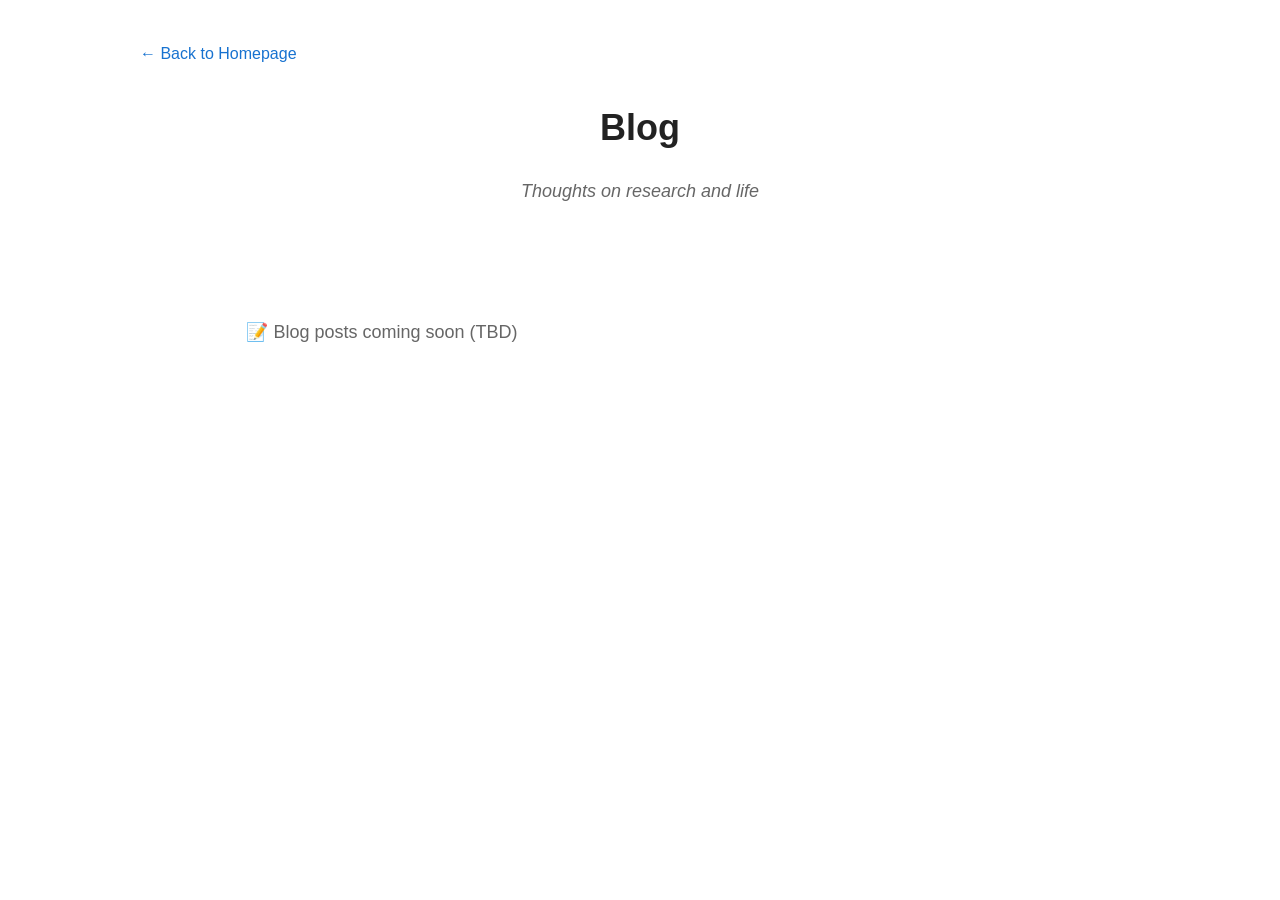
<file: blog/index.html>
<!doctype html>
<html>
<head>
    <!-- Global Site Tag (gtag.js) - Google Analytics -->
    <script async src="https://www.googletagmanager.com/gtag/js?id=UA-106869316-1"></script>
    <script>
      window.dataLayer = window.dataLayer || [];
      function gtag(){dataLayer.push(arguments)};
      gtag('js', new Date());
      gtag('config', 'UA-106869316-1');
    </script>

    <meta charset="utf-8">
    <meta http-equiv="X-UA-Compatible" content="chrome=1">
    <title>Blog - Xingyang Li</title>
    <link rel="canonical" href="https://xingyangli.com/blog/">

    <link rel="icon" type="image/png" href="../images/ACMClass.png">
    <link rel="stylesheet" href="../stylesheets/blog.css">
    <meta name="viewport" content="width=device-width, initial-scale=1">
</head>

<body class="blog-page">
    <div class="blog-container">
        <!-- Navigation -->
        <div class="blog-nav">
            <a href="../index.html">← Back to Homepage</a>
        </div>

        <!-- Header -->
        <div class="blog-header">
            <h1>Blog</h1>
            <p class="tagline">Thoughts on research and life</p>
        </div>

        <!-- Blog Posts Grid -->
        <div class="blog-grid" id="blog-posts">
            <!-- Blog posts will be dynamically loaded here -->
        </div>
    </div>

    <!-- Blog Metadata and Rendering Script -->
    <script>
        // Blog posts metadata - Add new posts here
        const blogPosts = [
            // TBD: Blog posts coming soon
            // Add more blog posts here in the future
        ];

        // Calculate reading time from word count
        function calculateReadingTime(text) {
            // Count English words
            const englishWords = text.match(/[a-zA-Z]+/g) || [];
            // Count Chinese characters
            const chineseChars = text.match(/[\u4e00-\u9fa5]/g) || [];

            // Average reading speed: 200 English words/min, 300 Chinese chars/min
            const englishTime = englishWords.length / 200;
            const chineseTime = chineseChars.length / 300;

            const totalMinutes = Math.ceil(englishTime + chineseTime);
            return totalMinutes;
        }

        // Fetch markdown file and calculate reading time
        async function getReadingTime(filename) {
            try {
                const response = await fetch(filename);
                const text = await response.text();
                return calculateReadingTime(text);
            } catch (error) {
                console.error('Error fetching file:', error);
                return 5; // Default fallback
            }
        }

        // Format date
        function formatDate(dateString) {
            const date = new Date(dateString);
            const options = { year: 'numeric', month: 'long', day: 'numeric' };
            return date.toLocaleDateString('en-US', options);
        }

        // Render blog posts
        async function renderBlogPosts() {
            const container = document.getElementById('blog-posts');

            // Check if there are any posts
            if (blogPosts.length === 0) {
                container.innerHTML = '<div style="text-align: center; padding: 60px 20px; color: #666; font-size: 18px;">📝 Blog posts coming soon (TBD)</div>';
                return;
            }

            // Sort posts by date (newest first)
            const sortedPosts = blogPosts.sort((a, b) => new Date(b.date) - new Date(a.date));

            for (const post of sortedPosts) {
                // Calculate reading time
                const readingTime = await getReadingTime(post.file);

                // Create card element
                const card = document.createElement('a');
                card.className = 'blog-card';
                card.href = `${post.id}.html`;

                // Build card HTML
                card.innerHTML = `
                    <div class="date">${formatDate(post.date)}</div>
                    <div class="title">${post.title}</div>
                    <div class="excerpt">${post.excerpt}</div>
                    <div class="metadata">
                        <span class="read-time">📖 ${readingTime} min read</span>
                        <div class="tags">
                            ${post.tags.map(tag => `<span class="tag">${tag}</span>`).join('')}
                        </div>
                    </div>
                    <div class="read-more">Read full article →</div>
                `;

                container.appendChild(card);
            }
        }

        // Initialize on page load
        document.addEventListener('DOMContentLoaded', renderBlogPosts);
    </script>
</body>
</html>
</file>
<file: stylesheets/styles.css>
@import url(https://fonts.googleapis.com/css?family=Noto+Sans:400,400italic,700italic,700);

body {
  background-color: #fff;
  padding:50px;
  font-size: 14px/1.5;
  font-family: "lucida grande", "lucida sans unicode", lucida, "Helvetica Neue", Helvetica, Arial, sans-serif;
  color:#727272;
  font-weight:400;
}

h1, h2, h3, h4, h5, h6 {
  color:#222;
  margin:0 0 20px;
}

p, ul, ol, table, pre, dl {
  margin:0 0 0 0px;
}

h1, h2, h3 {
  line-height:1.1;
}

h1 {
  font-size:28px;
}

h2 {
  color:#393939;
}

h3, h4, h5, h6 {
  color:#494949;
}

a {
  color:#39c;
  text-decoration:none;
}

a:hover {
  color:#069;
}

a small {
  font-size:11px;
  color:#777;
  margin-top:-0.3em;
  display:block;
}

a:hover small {
  color:#777;
}

.wrapper {
  width:800px;
  margin:0 auto;
}

blockquote {
  border-left:1px solid #e5e5e5;
  margin:0;
  padding:0 0 0 20px;
  font-style:italic;
}

code, pre {
  font-family:Monaco, Bitstream Vera Sans Mono, Lucida Console, Terminal, Consolas, Liberation Mono, DejaVu Sans Mono, Courier New, monospace;
  color:#333;
  font-size:12px;
}

pre {
  padding:8px 15px;
  background: #f8f8f8;
  border-radius:5px;
  border:1px solid #e5e5e5;
  overflow-x: auto;
}

table {
  width:100%;
  border-collapse:collapse;
}

th, td {
  text-align:left;
  padding:5px 10px;
  /*border-bottom:1px solid #e5e5e5;*/
}

dt {
  color:#444;
  font-weight:700;
}

th {
  color:#444;
}

img {
  max-width:100%;
}

header {
  width:230px;
  float:left;
  position:fixed;
  -webkit-font-smoothing:subpixel-antialiased;
}

header ul {
  list-style:none;
  height:40px;
  padding:0;
  background: #f4f4f4;
  border-radius:5px;
  border:1px solid #e0e0e0;
  width:270px;
}

header li {
  width:89px;
  float:left;
  border-right:1px solid #e0e0e0;
  height:40px;
}

header li:first-child a {
  border-radius:5px 0 0 5px;
}

header li:last-child a {
  border-radius:0 5px 5px 0;
}

header ul a {
  line-height:1;
  font-size:11px;
  color:#999;
  display:block;
  text-align:center;
  padding-top:6px;
  height:34px;
}

header ul a:hover {
  color:#999;
}

header ul a:active {
  background-color:#f0f0f0;
}

strong {
  color:#222;
  font-weight:700;
}

header ul li + li + li {
  border-right:none;
  width:89px;
}

header ul a strong {
  font-size:14px;
  display:block;
  color:#222;
}

section {
  width:600px;
  float:right;
  padding-bottom:5px;
}

small {
  font-size:11px;
}

hr {
  border:0;
  background:#e5e5e5;
  height:1px;
  margin:0 0 20px;
}

footer {
  width:270px;
  float:left;
  position:fixed;
  bottom:50px;
  -webkit-font-smoothing:subpixel-antialiased;
}

@media print, screen and (max-width: 960px) {

  div.wrapper {
    width:auto;
    margin:0;
  }

  header, section, footer {
    float:none;
    position:static;
    width:auto;
  }

  header {
    padding-right:320px;
  }

  section {
    border-bottom:1px solid #e5e5e5;
    border-width:1px 0;
    padding:0 0 15px 0;
    margin:0 0 0 0;
  }

  section.outer {
    border-top:1px solid #e5e5e5;
    border-width:1px 0;
    padding:0 0 0 0;
    margin:0 0 0 0;
  }

  header a small {
    display:inline;
  }

  header ul {
    position:absolute;
    right:50px;
    top:52px;
  }
}

@media print, screen and (max-width: 720px) {
  body {
    word-wrap:break-word;
  }

  header {
    padding:0;
  }

  header ul, header p.view {
    position:static;
  }

  pre, code {
    word-wrap:normal;
  }
}

@media print, screen and (max-width: 480px) {
  body {
    padding:15px;
  }

  header ul {
    width:99%;
  }

  header li, header ul li + li + li {
    width:33%;
  }
}

@media print {
  body {
    padding:0.6in;
    font-size:12pt;
    color:#444;
  }
}

@media print, screen {
  body {
    padding-bottom:1.2in;
  }
}


/*from JW */
div.title a:link,
div.title a:visited {
    color: #000000
}

h1, h2, h3, h4, h5, h6, div.title, div.ftheader, span.venue, span.highlight {
    font-weight: 600
}

h4, div.title, div.ftsubheader {
    font-size: 100%
}


div.authors a:link,
div.authors a:visited {
    color: #777777
}
div.authors {
    font-size: 100%;
    color: #777777
}
span.author {
    white-space: nowrap
}

span.me {
    color: #000000;
    font-weight: 600
}

span.highlight,
span.highlight a:link,
span.highlight a:visited {
    color: #BB2222
}

span.tag,
span.tag a:link,
span.tag a:visited {
    color: #0055AA
}

a:link {
    color: #0055AA;
}
a:visited {
    color: #0055AA;
}

section.pub {
  padding-bottom:25px;
}

.paper-placeholder {
  width: 93%;
  aspect-ratio: 16 / 9;
  display: flex;
  align-items: center;
  justify-content: center;
  color: #999;
  background: #f7f7f7;
  border: 1px dashed #cfcfcf;
  border-radius: 4px;
  font-size: 20px;
  font-weight: 600;
  line-height: 1;
  text-align: center;
}

.callout {
  display: flex;
  align-items: flex-start;
  background: #f1f3f5;
  border-radius: 8px;
  padding: 12px 14px;
  margin: 16px 0;                     /* <- add vertical spacing */
  box-shadow: 0 1px 2px rgba(0,0,0,0.05); /* optional soft depth */
/*  font-size: 14px;*/
  line-height: 1.5;
}
</file>
<file: stylesheets/pygment_trac.css>
.highlight  { background: #ffffff; }
.highlight .c { color: #999988; font-style: italic } /* Comment */
.highlight .err { color: #a61717; background-color: #e3d2d2 } /* Error */
.highlight .k { font-weight: bold } /* Keyword */
.highlight .o { font-weight: bold } /* Operator */
.highlight .cm { color: #999988; font-style: italic } /* Comment.Multiline */
.highlight .cp { color: #999999; font-weight: bold } /* Comment.Preproc */
.highlight .c1 { color: #999988; font-style: italic } /* Comment.Single */
.highlight .cs { color: #999999; font-weight: bold; font-style: italic } /* Comment.Special */
.highlight .gd { color: #000000; background-color: #ffdddd } /* Generic.Deleted */
.highlight .gd .x { color: #000000; background-color: #ffaaaa } /* Generic.Deleted.Specific */
.highlight .ge { font-style: italic } /* Generic.Emph */
.highlight .gr { color: #aa0000 } /* Generic.Error */
.highlight .gh { color: #999999 } /* Generic.Heading */
.highlight .gi { color: #000000; background-color: #ddffdd } /* Generic.Inserted */
.highlight .gi .x { color: #000000; background-color: #aaffaa } /* Generic.Inserted.Specific */
.highlight .go { color: #888888 } /* Generic.Output */
.highlight .gp { color: #555555 } /* Generic.Prompt */
.highlight .gs { font-weight: bold } /* Generic.Strong */
.highlight .gu { color: #800080; font-weight: bold; } /* Generic.Subheading */
.highlight .gt { color: #aa0000 } /* Generic.Traceback */
.highlight .kc { font-weight: bold } /* Keyword.Constant */
.highlight .kd { font-weight: bold } /* Keyword.Declaration */
.highlight .kn { font-weight: bold } /* Keyword.Namespace */
.highlight .kp { font-weight: bold } /* Keyword.Pseudo */
.highlight .kr { font-weight: bold } /* Keyword.Reserved */
.highlight .kt { color: #445588; font-weight: bold } /* Keyword.Type */
.highlight .m { color: #009999 } /* Literal.Number */
.highlight .s { color: #d14 } /* Literal.String */
.highlight .na { color: #008080 } /* Name.Attribute */
.highlight .nb { color: #0086B3 } /* Name.Builtin */
.highlight .nc { color: #445588; font-weight: bold } /* Name.Class */
.highlight .no { color: #008080 } /* Name.Constant */
.highlight .ni { color: #800080 } /* Name.Entity */
.highlight .ne { color: #990000; font-weight: bold } /* Name.Exception */
.highlight .nf { color: #990000; font-weight: bold } /* Name.Function */
.highlight .nn { color: #555555 } /* Name.Namespace */
.highlight .nt { color: #000080 } /* Name.Tag */
.highlight .nv { color: #008080 } /* Name.Variable */
.highlight .ow { font-weight: bold } /* Operator.Word */
.highlight .w { color: #bbbbbb } /* Text.Whitespace */
.highlight .mf { color: #009999 } /* Literal.Number.Float */
.highlight .mh { color: #009999 } /* Literal.Number.Hex */
.highlight .mi { color: #009999 } /* Literal.Number.Integer */
.highlight .mo { color: #009999 } /* Literal.Number.Oct */
.highlight .sb { color: #d14 } /* Literal.String.Backtick */
.highlight .sc { color: #d14 } /* Literal.String.Char */
.highlight .sd { color: #d14 } /* Literal.String.Doc */
.highlight .s2 { color: #d14 } /* Literal.String.Double */
.highlight .se { color: #d14 } /* Literal.String.Escape */
.highlight .sh { color: #d14 } /* Literal.String.Heredoc */
.highlight .si { color: #d14 } /* Literal.String.Interpol */
.highlight .sx { color: #d14 } /* Literal.String.Other */
.highlight .sr { color: #009926 } /* Literal.String.Regex */
.highlight .s1 { color: #d14 } /* Literal.String.Single */
.highlight .ss { color: #990073 } /* Literal.String.Symbol */
.highlight .bp { color: #999999 } /* Name.Builtin.Pseudo */
.highlight .vc { color: #008080 } /* Name.Variable.Class */
.highlight .vg { color: #008080 } /* Name.Variable.Global */
.highlight .vi { color: #008080 } /* Name.Variable.Instance */
.highlight .il { color: #009999 } /* Literal.Number.Integer.Long */

.type-csharp .highlight .k { color: #0000FF }
.type-csharp .highlight .kt { color: #0000FF }
.type-csharp .highlight .nf { color: #000000; font-weight: normal }
.type-csharp .highlight .nc { color: #2B91AF }
.type-csharp .highlight .nn { color: #000000 }
.type-csharp .highlight .s { color: #A31515 }
.type-csharp .highlight .sc { color: #A31515 }
</file>
<file: stylesheets/special.css>
/* .cv_right { float:right; _position:relative; } */
.cv_right {margin-left: 42px; position: absolute;}

.image.avatar {
      border-radius: 100%;
      overflow: hidden;
    }

      .image.avatar img {
        border-radius: 100%;
        display: block;
        width: 60%;
        /*position: absolute;
        left: 0px;*/


      }

h1 {
  font-family: 'TeXGyrePagella';
  font-weight: 600;
}

body {
  font-family: 'TeXGyrePagella';
  font-weight: 400;
  line-height: 1.6;
  font-size: 16px;
}


h2, h3 {
    /*color: #a31f34;*/
    margin-top: 0.7em;
    margin-bottom: 0.3em;
    padding-bottom: 0.2em;
    line-height: 1.0;
    padding-top: 0.5em;
    border-bottom: 1px solid #aaaaaa;
}

h1 {
    font-size: 280%;
}

h2 {
    padding-top: 0.8em;
    font-size: 180%;
}

h2 + h3 {
    padding-top: 0.2em;
}

h3 {
    font-size: 125%;
    border-bottom: none;
}

/* Layout Width Adjustments */
.wrapper {
  width: 960px !important;
  max-width: 90%;
}

header {
  width: 240px !important;
  position: relative !important; /* Override fixed positioning for all screen sizes */
  float: left;
  text-align: center; /* Center align header content */
  padding-right: 15px; /* Add spacing to prevent intersection */
}

/* Center the name and avatar */
header h1 {
  text-align: center !important;
  margin-bottom: 15px;
  width: 100%;
  display: block;
  font-size: 220% !important; /* Smaller than default 280% */
}

header .image.avatar {
  text-align: center;
  margin: 0 auto 20px auto;
  display: block;
  width: 100%;
}

header .image.avatar img {
  margin: 0 auto !important;
  display: block !important;
  width: 75% !important;
}

header p {
  text-align: center !important;
}

/* Center all header content */
header h4 {
  text-align: center;
}

header div {
  text-align: center;
}

section {
  width: 690px !important;
  margin-left: 15px; /* Add margin to prevent intersection */
}

/* Responsive adjustments */
@media print, screen and (max-width: 1100px) {
  .wrapper {
    width: auto !important;
    max-width: 95%;
  }

  header {
    width: auto !important;
    position: relative !important; /* Override fixed positioning */
    float: none !important;
    padding-right: 0;
    padding-bottom: 20px;
    text-align: center !important; /* Keep centered on tablets */
    margin: 0 auto;
    max-width: 600px;
  }

  header h1 {
    text-align: center !important;
    font-size: 220% !important;
  }

  header .image.avatar {
    text-align: center !important;
    margin: 0 auto 20px auto;
  }

  header .image.avatar img {
    width: 50% !important;
    max-width: 200px;
  }

  header p {
    text-align: center !important;
  }

  header h4 {
    text-align: center !important;
  }

  section {
    width: auto !important;
    float: none !important;
    margin-left: 0;
    padding: 0 15px;
  }

  section.outer {
    margin-top: 20px;
  }
}

/* Mobile-specific adjustments */
@media print, screen and (max-width: 720px) {
  header h1 {
    font-size: 180% !important;
  }

  header .image.avatar img {
    width: 60% !important;
    max-width: 150px;
  }

  section {
    padding: 0 10px;
  }
}

/* Footer */

  #footer {
    border-top: 0;
    color: #c0c0c0;
    overflow: hidden;
    padding: 2em 0 1em 0;
  }

    #footer .copyright {
      line-height: 1em;
      list-style: none;
      padding: 0;
    }

      #footer .copyright li {
        border-left: solid 1px #d4d4d4;
        display: inline-block;
        font-size: 0.8em;
        margin-left: 1em;
        padding-left: 1em;
      }

        #footer .copyright li:first-child {
          border-left: 0;
          margin-left: 0;
          padding-left: 0;
        }

        #footer .copyright li a {
          color: inherit;
        }
</file>
<file: stylesheets/blog.css>
/* Blog Section Styles - Matching guangxuanx.com/blog style */

/* Global Blog Styles */
body.blog-page {
    font-family: -apple-system, BlinkMacSystemFont, "Segoe UI", "PingFang SC", "Hiragino Sans GB", "Microsoft YaHei", "Helvetica Neue", Arial, sans-serif;
    line-height: 1.7;
    color: #333;
    background-color: #fff;
    margin: 0;
    padding: 0;
    scroll-behavior: smooth;
}

/* Blog Listing Page Styles */
.blog-container {
    max-width: 1000px;
    margin: 0 auto;
    padding: 40px 20px;
}

.blog-header {
    text-align: center;
    margin-bottom: 50px;
}

.blog-header h1 {
    font-size: 36px;
    font-weight: 700;
    margin-bottom: 10px;
    color: #222;
}

.blog-header .tagline {
    font-size: 18px;
    color: #666;
    font-style: italic;
}

.blog-nav {
    margin-bottom: 30px;
}

.blog-nav a {
    color: #1772d0;
    text-decoration: none;
    font-size: 16px;
    transition: color 0.2s ease;
}

.blog-nav a:hover {
    color: #f09228;
}

/* Blog Post Grid */
.blog-grid {
    display: grid;
    grid-template-columns: repeat(auto-fill, minmax(320px, 1fr));
    gap: 2rem;
    margin-top: 30px;
}

/* Blog Post Card */
.blog-card {
    background-color: #f8f9fa;
    border: 1px solid #e0e0e0;
    border-radius: 8px;
    padding: 24px;
    transition: all 0.2s ease;
    cursor: pointer;
    text-decoration: none;
    display: block;
}

.blog-card:hover {
    background-color: #f0f1f2;
    border-color: #1772d0;
    box-shadow: 0 2px 8px rgba(0, 0, 0, 0.1);
    transform: translateY(-2px);
}

.blog-card .date {
    font-size: 14px;
    color: #999;
    font-style: italic;
    margin-bottom: 10px;
}

.blog-card .title {
    font-size: 20px;
    font-weight: 700;
    color: #1772d0;
    margin-bottom: 12px;
    line-height: 1.4;
}

.blog-card .excerpt {
    font-size: 15px;
    color: #555;
    margin-bottom: 16px;
    line-height: 1.6;
}

.blog-card .metadata {
    display: flex;
    align-items: center;
    gap: 15px;
    margin-bottom: 12px;
    font-size: 14px;
    color: #777;
}

.blog-card .read-time {
    display: flex;
    align-items: center;
    gap: 5px;
}

.blog-card .tags {
    display: flex;
    gap: 8px;
    flex-wrap: wrap;
}

.blog-card .tag {
    background-color: #e0e0e0;
    padding: 3px 10px;
    border-radius: 12px;
    font-size: 13px;
    color: #555;
}

.blog-card .read-more {
    color: #1772d0;
    font-size: 15px;
    font-weight: 500;
    transition: color 0.2s ease;
}

.blog-card:hover .read-more {
    color: #f09228;
}

/* Blog Post Page Styles */
.post-container {
    max-width: 900px;
    margin: 0 auto;
    padding: 40px 20px;
}

.post-header {
    text-align: center;
    margin-bottom: 50px;
    padding-bottom: 30px;
    border-bottom: 1px solid #e0e0e0;
}

.post-header h1 {
    font-size: 38px;
    font-weight: 700;
    margin-bottom: 20px;
    color: #222;
    line-height: 1.3;
}

.post-meta {
    font-size: 15px;
    color: #666;
    display: flex;
    justify-content: center;
    gap: 20px;
    flex-wrap: wrap;
}

.post-meta .author {
    font-weight: 500;
}

/* Article Content */
.post-content {
    font-size: 18px;
    line-height: 1.8;
    color: #333;
}

.post-content h2 {
    font-size: 28px;
    font-weight: 700;
    margin-top: 40px;
    margin-bottom: 20px;
    color: #222;
}

.post-content h3 {
    font-size: 22px;
    font-weight: 700;
    margin-top: 30px;
    margin-bottom: 15px;
    color: #333;
}

.post-content p {
    margin-bottom: 20px;
}

.post-content a {
    color: #1772d0;
    text-decoration: none;
    border-bottom: 1px solid transparent;
    transition: border-color 0.2s ease;
}

.post-content a:hover {
    border-bottom-color: #1772d0;
}

.post-content ul, .post-content ol {
    margin-bottom: 20px;
    padding-left: 30px;
}

.post-content li {
    margin-bottom: 8px;
}

.post-content blockquote {
    border-left: 4px solid #1772d0;
    padding-left: 20px;
    margin: 25px 0;
    font-style: italic;
    color: #555;
    background-color: #f8f9fa;
    padding: 15px 20px;
}

/* Code Blocks */
.post-content pre {
    background-color: #f6f8fa;
    border: 1px solid #e1e4e8;
    border-radius: 6px;
    padding: 16px;
    overflow-x: auto;
    margin-bottom: 20px;
}

.post-content code {
    font-family: 'Courier New', Courier, monospace;
    font-size: 14px;
    background-color: #f6f8fa;
    padding: 2px 6px;
    border-radius: 3px;
}

.post-content pre code {
    background-color: transparent;
    padding: 0;
    font-size: 14px;
}

/* Math Rendering */
.katex-display {
    margin: 25px 0;
    overflow-x: auto;
    overflow-y: hidden;
}

.katex {
    font-size: 1.1em;
}

/* Images and Figures */
.post-content img {
    max-width: 100%;
    height: auto;
    display: block;
    margin: 25px auto;
    border-radius: 4px;
}

.figure-container {
    margin: 2.5em 0;
    border: 1px solid #ddd;
    border-radius: 8px;
    padding: 15px;
    background-color: #fafafa;
    box-shadow: 0 2px 4px rgba(0, 0, 0, 0.05);
}

.figure-container iframe {
    width: 100%;
    border: none;
    border-radius: 4px;
}

.figure-caption {
    text-align: center;
    font-style: italic;
    color: #666;
    font-size: 15px;
    margin-top: 10px;
}

/* Image Gallery Support */
.img-row {
    display: flex;
    gap: 10px;
    align-items: center;
    margin: 25px 0;
}

.img-row img {
    margin: 0;
    flex: 1;
}

/* Table of Contents */
.toc-container {
    position: sticky;
    top: 20px;
    background-color: #f8f9fa;
    border: 1px solid #e0e0e0;
    border-radius: 8px;
    padding: 20px;
    margin-bottom: 30px;
}

.toc-container h3 {
    margin-top: 0;
    font-size: 18px;
    font-weight: 700;
    color: #222;
}

.toc-container ul {
    list-style: none;
    padding-left: 0;
    margin: 0;
}

.toc-container li {
    margin-bottom: 8px;
}

.toc-container a {
    color: #555;
    text-decoration: none;
    font-size: 15px;
    transition: color 0.2s ease;
}

.toc-container a:hover {
    color: #1772d0;
}

.toc-container .toc-h3 {
    padding-left: 15px;
    font-size: 14px;
}

/* References */
.references {
    margin-top: 50px;
    padding-top: 30px;
    border-top: 1px solid #e0e0e0;
}

.references h2 {
    font-size: 24px;
    margin-bottom: 20px;
}

.references ol {
    font-size: 15px;
    line-height: 1.6;
}

/* BibTeX Citation */
.bibtex {
    background-color: #f6f8fa;
    border: 1px solid #e1e4e8;
    border-radius: 6px;
    padding: 16px;
    margin-top: 30px;
    overflow-x: auto;
}

.bibtex pre {
    margin: 0;
    background: transparent;
    border: none;
    padding: 0;
    font-size: 13px;
}

/* Responsive Design */
@media (max-width: 768px) {
    .blog-header h1 {
        font-size: 28px;
    }

    .blog-grid {
        grid-template-columns: 1fr;
        gap: 1.5rem;
    }

    .post-header h1 {
        font-size: 28px;
    }

    .post-content {
        font-size: 16px;
    }

    .post-content h2 {
        font-size: 24px;
    }

    .post-content h3 {
        font-size: 20px;
    }

    .img-row {
        flex-direction: column;
    }

    .toc-container {
        position: relative;
        top: 0;
    }

    .figure-container iframe {
        height: 300px !important;
    }
}

@media (min-width: 769px) {
    .figure-container iframe {
        height: 500px;
    }
}

/* Utility Classes */
.text-center {
    text-align: center;
}

.mt-4 {
    margin-top: 40px;
}

.mb-4 {
    margin-bottom: 40px;
}
</file>
